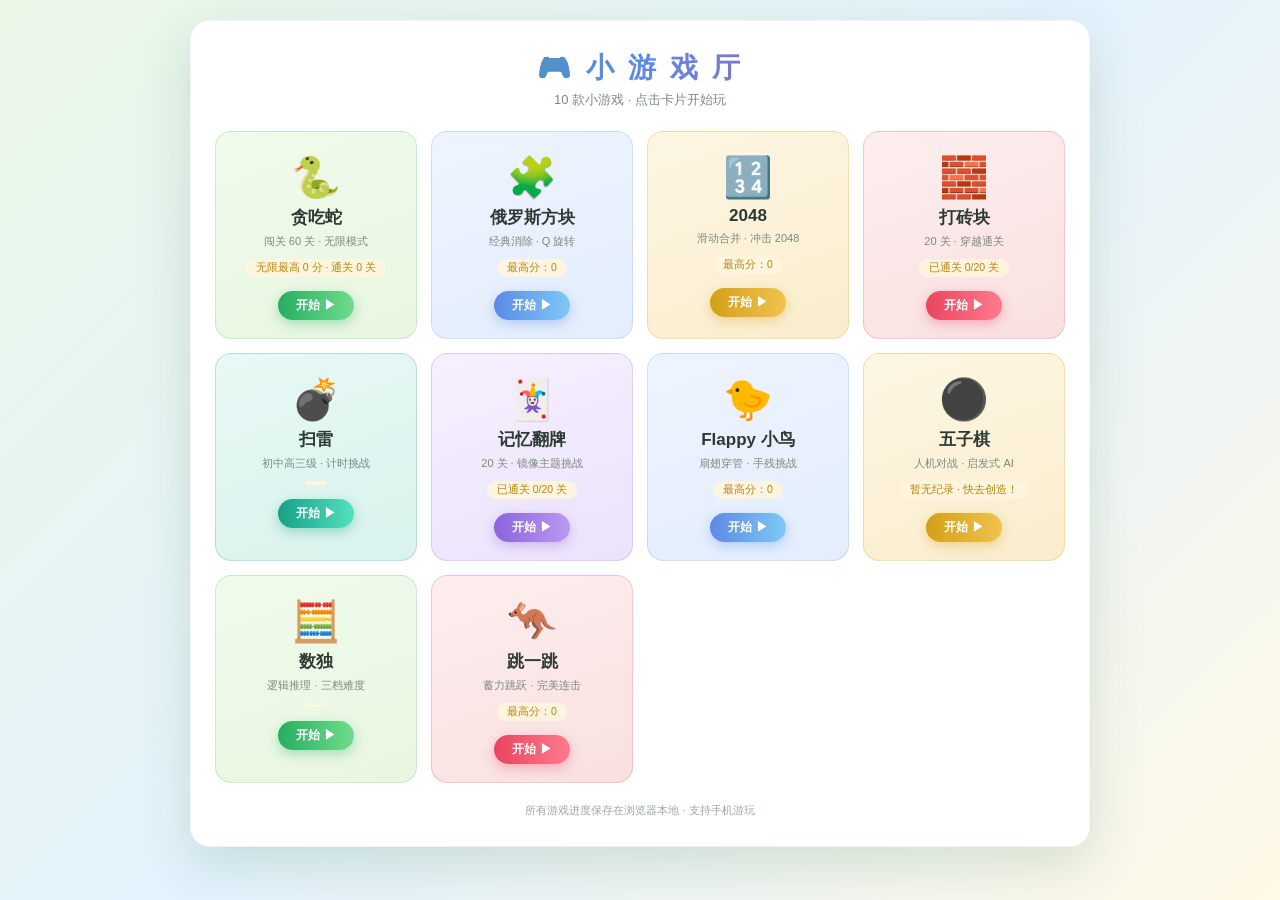
<file: index.html>
<!DOCTYPE html>
<html lang="zh-CN">
<head>
<meta charset="UTF-8">
<meta name="viewport" content="width=device-width, initial-scale=1.0">
<title>小游戏厅</title>
<link rel="stylesheet" href="style.css?v=5">
</head>
<body>
<div class="app">
  <div class="card">
    <h1>🎮 小 游 戏 厅</h1>
    <div class="sub">10 款小游戏 · 点击卡片开始玩</div>

    <div class="games">
      <a class="game-card g-green" href="snake/index.html">
        <div class="ico">🐍</div><div class="nm">贪吃蛇</div>
        <div class="ds">闯关 60 关 · 无限模式</div>
        <div class="stat" id="snakeStat">加载中…</div>
        <div class="play">开始 ▶</div>
      </a>
      <a class="game-card g-blue" href="tetris/index.html">
        <div class="ico">🧩</div><div class="nm">俄罗斯方块</div>
        <div class="ds">经典消除 · Q 旋转</div>
        <div class="stat" id="tetrisStat">加载中…</div>
        <div class="play">开始 ▶</div>
      </a>
      <a class="game-card g-gold" href="game2048/index.html">
        <div class="ico">🔢</div><div class="nm">2048</div>
        <div class="ds">滑动合并 · 冲击 2048</div>
        <div class="stat" id="g2048Stat">加载中…</div>
        <div class="play">开始 ▶</div>
      </a>
      <a class="game-card g-red" href="breakout/index.html">
        <div class="ico">🧱</div><div class="nm">打砖块</div>
        <div class="ds">20 关 · 穿越通关</div>
        <div class="stat" id="breakoutStat">加载中…</div>
        <div class="play">开始 ▶</div>
      </a>
      <a class="game-card g-teal" href="minesweeper/index.html">
        <div class="ico">💣</div><div class="nm">扫雷</div>
        <div class="ds">初中高三级 · 计时挑战</div>
        <div class="stat" id="minesStat">加载中…</div>
        <div class="play">开始 ▶</div>
      </a>
      <a class="game-card g-purple" href="memory/index.html">
        <div class="ico">🃏</div><div class="nm">记忆翻牌</div>
        <div class="ds">20 关 · 镜像主题挑战</div>
        <div class="stat" id="memoryStat">加载中…</div>
        <div class="play">开始 ▶</div>
      </a>
      <a class="game-card g-blue" href="flappy/index.html">
        <div class="ico">🐤</div><div class="nm">Flappy 小鸟</div>
        <div class="ds">扇翅穿管 · 手残挑战</div>
        <div class="stat" id="flappyStat">加载中…</div>
        <div class="play">开始 ▶</div>
      </a>
      <a class="game-card g-gold" href="gomoku/index.html">
        <div class="ico">⚫</div><div class="nm">五子棋</div>
        <div class="ds">人机对战 · 启发式 AI</div>
        <div class="stat" id="gomokuStat">加载中…</div>
        <div class="play">开始 ▶</div>
      </a>
      <a class="game-card g-green" href="sudoku/index.html">
        <div class="ico">🧮</div><div class="nm">数独</div>
        <div class="ds">逻辑推理 · 三档难度</div>
        <div class="stat" id="sudokuStat">加载中…</div>
        <div class="play">开始 ▶</div>
      </a>
      <a class="game-card g-red" href="jump/index.html">
        <div class="ico">🦘</div><div class="nm">跳一跳</div>
        <div class="ds">蓄力跳跃 · 完美连击</div>
        <div class="stat" id="jumpStat">加载中…</div>
        <div class="play">开始 ▶</div>
      </a>
    </div>

    <div class="foot">所有游戏进度保存在浏览器本地 · 支持手机游玩</div>
  </div>
</div>
<script src="script.js?v=3"></script>
</body>
</html>
</file>
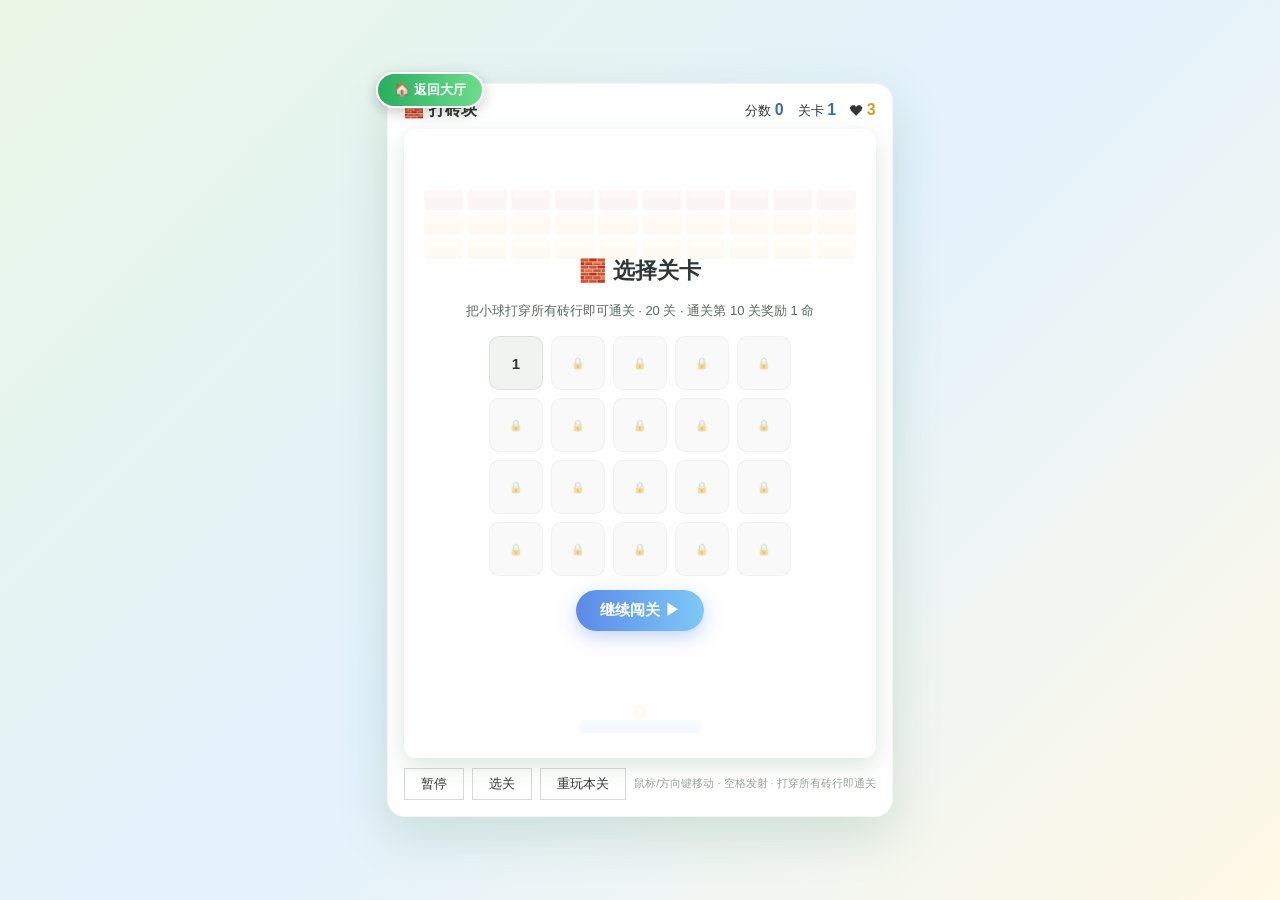
<file: breakout/index.html>
<!DOCTYPE html>
<html lang="zh-CN">
<head>
<meta charset="UTF-8">
<meta name="viewport" content="width=device-width, initial-scale=1.0">
<title>打砖块 · 20 关</title>
<link rel="stylesheet" href="style.css?v=4">
<link rel="stylesheet" href="../home-btn.css?v=4">
</head>
<body>
<div class="app">
  <div class="card">
  <a class="back-home" href="../index.html?v=4">🏠 返回大厅</a>
    <div class="topbar">
      <div class="title">🧱 打砖块</div>
      <div class="scores">
        <span>分数 <b id="score">0</b></span>
        <span>关卡 <b id="level">1</b></span>
        <span class="gold">❤ <b id="lives">3</b></span>
      </div>
    </div>
    <div class="canvas-wrap">
      <canvas id="board" width="420" height="560"></canvas>
      <div class="toast" id="toast"></div>
      <div class="overlay" id="overlay"></div>
    </div>
    <div class="hint">
      <button class="btn-sec" id="pauseBtn">暂停</button>
      <button class="btn-sec" id="selectBtn">选关</button>
      <button class="btn-sec" id="restartBtn">重玩本关</button>
      <span>鼠标/方向键移动 · 空格发射 · 打穿所有砖行即通关</span>
    </div>
  </div>
</div>
<script src="game.js?v=4"></script>
</body>
</html>
</file>
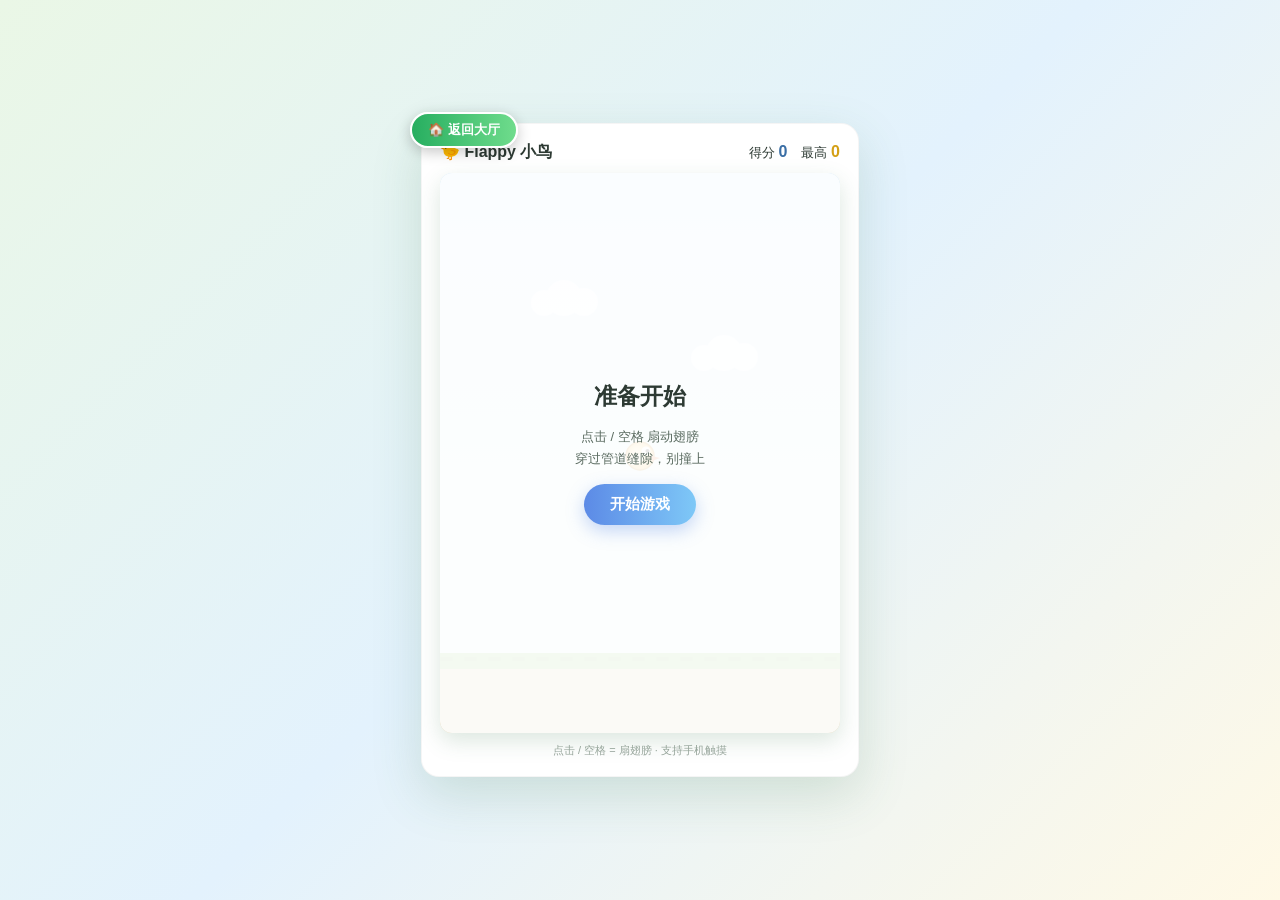
<file: flappy/index.html>
<!DOCTYPE html>
<html lang="zh-CN">
<head>
<meta charset="UTF-8">
<meta name="viewport" content="width=device-width, initial-scale=1.0">
<title>Flappy 小鸟</title>
<link rel="stylesheet" href="style.css?v=3">
<link rel="stylesheet" href="../home-btn.css?v=3">
</head>
<body>
<div class="app">
  <div class="card">
  <a class="back-home" href="../index.html?v=3">🏠 返回大厅</a>
    <div class="topbar">
      <div class="title">🐤 Flappy 小鸟</div>
      <div class="scores">
        <span>得分 <b id="score">0</b></span>
        <span class="gold">最高 <b id="best">0</b></span>
      </div>
    </div>
    <div class="canvas-wrap">
      <canvas id="board" width="400" height="560"></canvas>
      <div class="overlay" id="overlay">
        <h2 id="ovTitle">准备开始</h2>
        <p id="ovText">点击 / 空格 扇动翅膀<br>穿过管道缝隙，别撞上</p>
        <button id="startBtn">开始游戏</button>
      </div>
    </div>
    <div class="hint">点击 / 空格 = 扇翅膀 · 支持手机触摸</div>
  </div>
</div>
<script src="game.js?v=3"></script>
</body>
</html>
</file>
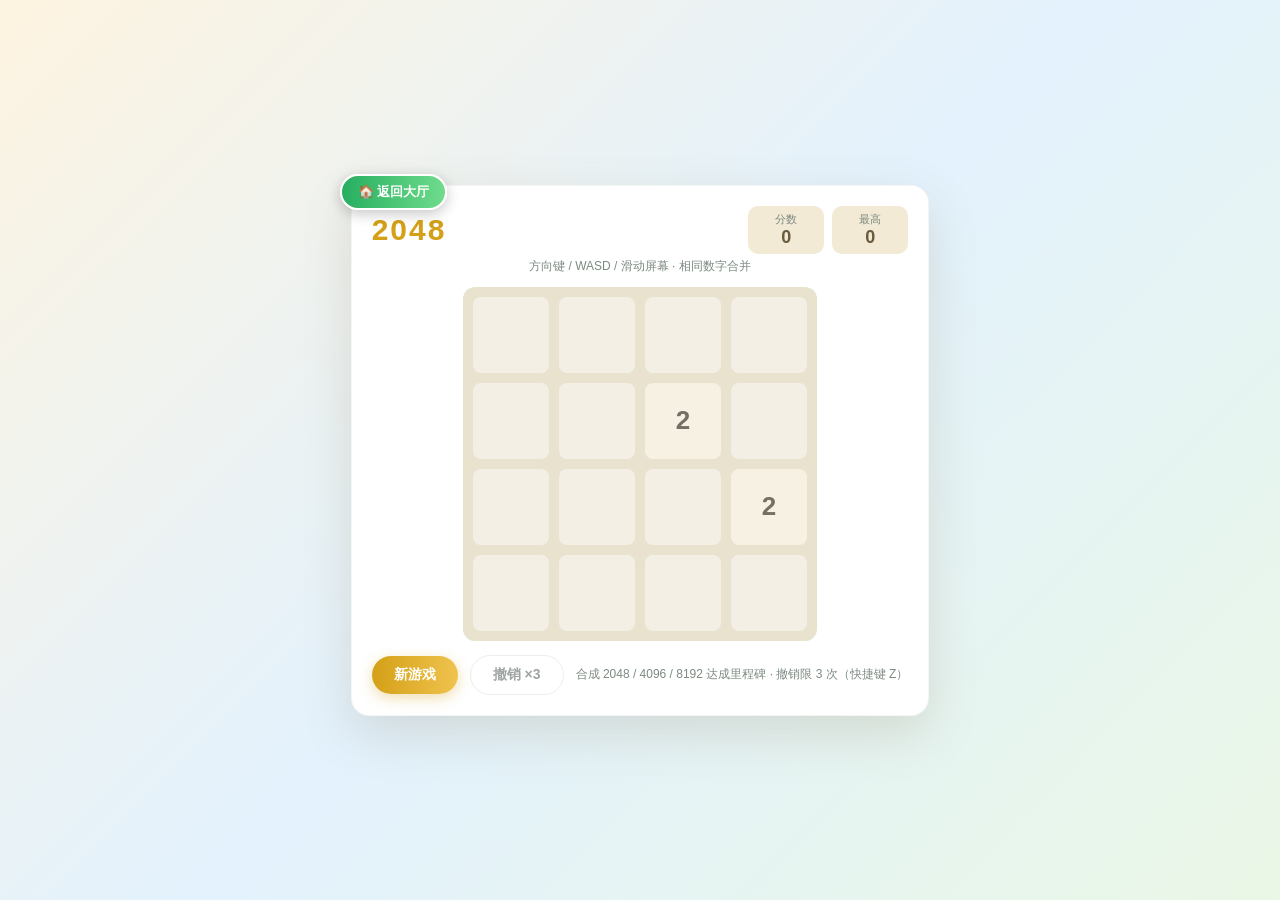
<file: game2048/index.html>
<!DOCTYPE html>
<html lang="zh-CN">
<head>
<meta charset="UTF-8">
<meta name="viewport" content="width=device-width, initial-scale=1.0">
<title>2048</title>
<link rel="stylesheet" href="style.css?v=3">
<link rel="stylesheet" href="../home-btn.css?v=3">
</head>
<body>
<div class="app">
  <div class="card">
  <a class="back-home" href="../index.html?v=3">🏠 返回大厅</a>
    <div class="top">
      <h1>2048</h1>
      <div class="scores">
        <div class="score-box"><div class="label">分数</div><div class="val" id="score">0</div></div>
        <div class="score-box"><div class="label">最高</div><div class="val" id="best">0</div></div>
      </div>
    </div>
    <div class="sub">方向键 / WASD / 滑动屏幕 · 相同数字合并</div>

    <div class="board-wrap">
      <div class="board" id="board"></div>
      <div class="overlay hidden" id="overlay">
        <h2 id="ovTitle"></h2>
        <p id="ovText"></p>
        <div class="pin" id="ovBtns"></div>
      </div>
    </div>

    <div class="hint">
      <button id="newBtn">新游戏</button>
      <button class="btn-sec" id="undoBtn">撤销 ×<span id="undoLeft">3</span></button>
      <span>合成 2048 / 4096 / 8192 达成里程碑 · 撤销限 3 次（快捷键 Z）</span>
    </div>
  </div>
</div>
<script src="game.js?v=3"></script>
</body>
</html>
</file>
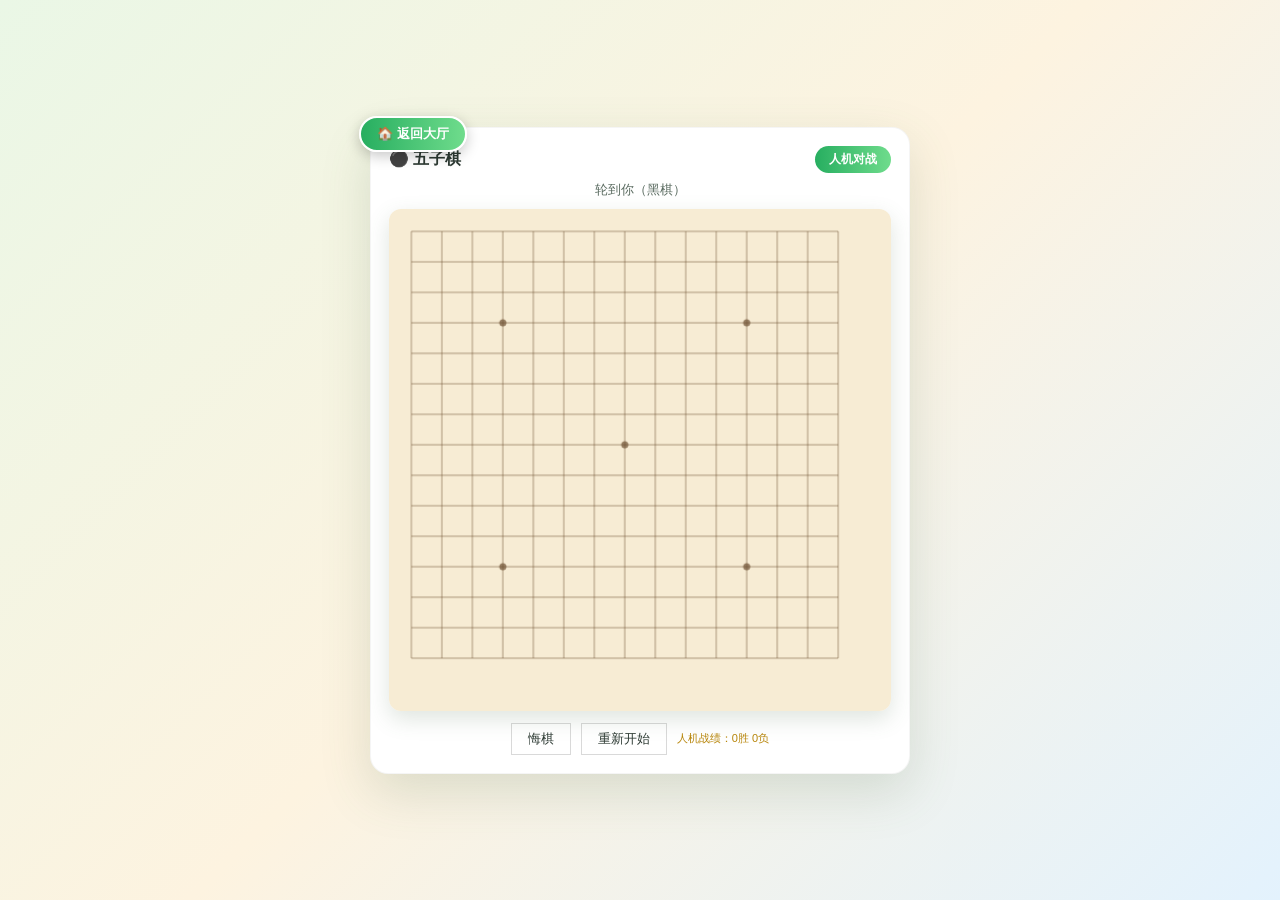
<file: gomoku/index.html>
<!DOCTYPE html>
<html lang="zh-CN">
<head>
<meta charset="UTF-8">
<meta name="viewport" content="width=device-width, initial-scale=1.0">
<title>五子棋</title>
<link rel="stylesheet" href="style.css?v=3">
<link rel="stylesheet" href="../home-btn.css?v=3">
</head>
<body>
<div class="app">
  <div class="card">
  <a class="back-home" href="../index.html?v=3">🏠 返回大厅</a>
    <div class="topbar">
      <div class="title">⚫ 五子棋</div>
      <div class="modes">
        <button class="mode-btn on" data-m="pve">人机对战</button>
      </div>
    </div>
    <div class="status" id="status">你执黑先行 · 点击棋盘落子</div>
    <div class="canvas-wrap">
      <canvas id="board" width="494" height="494"></canvas>
      <div class="overlay hidden" id="overlay">
        <h2 id="ovTitle"></h2>
        <p id="ovText"></p>
        <div class="pin" id="ovBtns"></div>
      </div>
    </div>
    <div class="hint">
      <button class="btn-sec" id="undoBtn">悔棋</button>
      <button class="btn-sec" id="restartBtn">重新开始</button>
      <span id="record">人机战绩：0胜 0负</span>
    </div>
  </div>
</div>
<script src="game.js?v=3"></script>
</body>
</html>
</file>
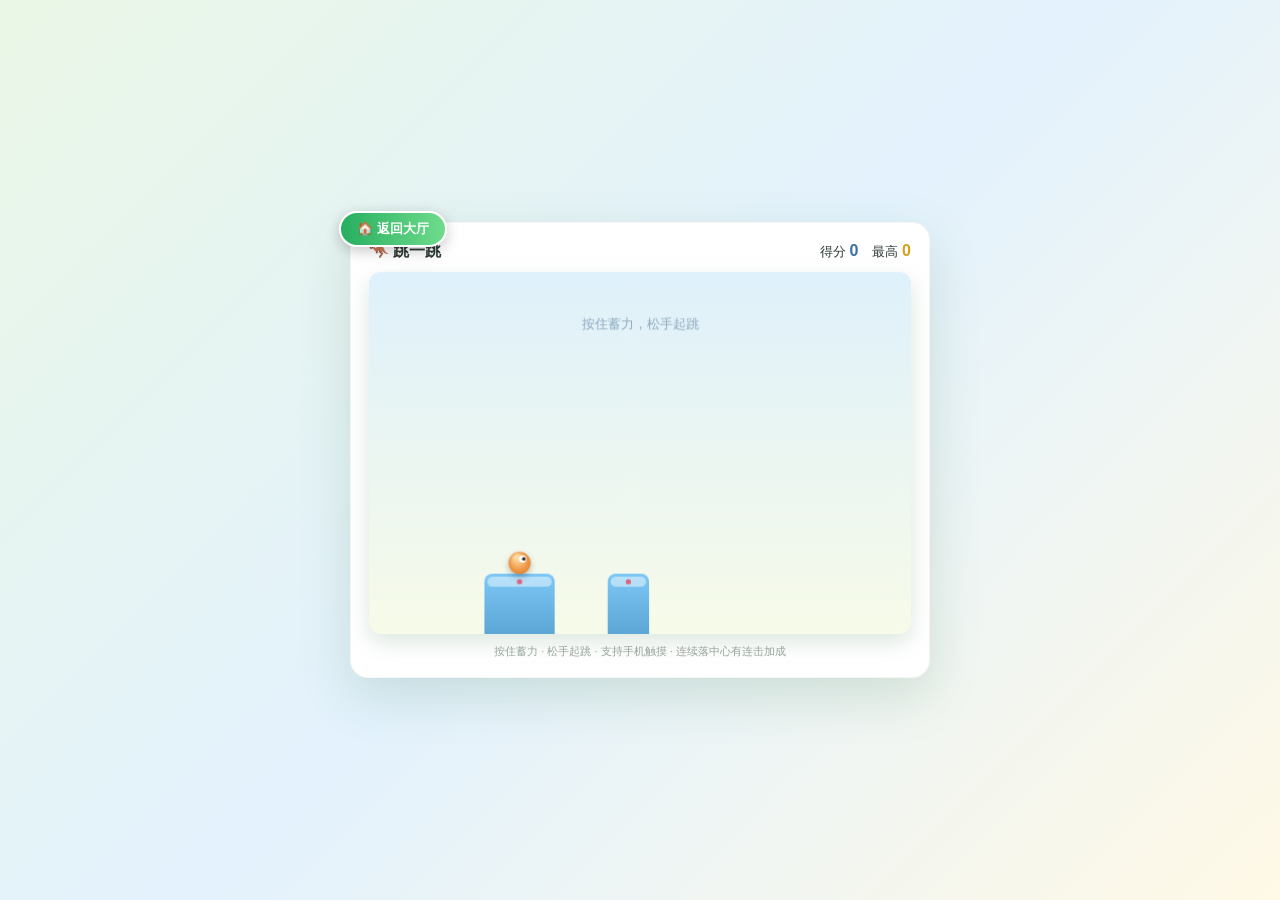
<file: jump/index.html>
<!DOCTYPE html>
<html lang="zh-CN">
<head>
<meta charset="UTF-8">
<meta name="viewport" content="width=device-width, initial-scale=1.0">
<title>跳一跳</title>
<link rel="stylesheet" href="style.css?v=3">
<link rel="stylesheet" href="../home-btn.css?v=3">
</head>
<body>
<div class="app">
  <div class="card">
  <a class="back-home" href="../index.html?v=3">🏠 返回大厅</a>
    <div class="topbar">
      <div class="title">🦘 跳一跳</div>
      <div class="scores">
        <span>得分 <b id="score">0</b></span>
        <span class="gold">最高 <b id="best">0</b></span>
      </div>
    </div>
    <div class="canvas-wrap">
      <canvas id="board" width="540" height="360"></canvas>
      <div class="overlay" id="overlay">
        <h2 id="ovTitle">准备开始</h2>
        <p id="ovText">按住 鼠标/空格 蓄力，松开起跳<br>落在方块上得分，落在中心 +2，掉下去结束</p>
        <button id="startBtn">开始游戏</button>
      </div>
    </div>
    <div class="hint">按住蓄力 · 松手起跳 · 支持手机触摸 · 连续落中心有连击加成</div>
  </div>
</div>
<script src="game.js?v=3"></script>
</body>
</html>
</file>
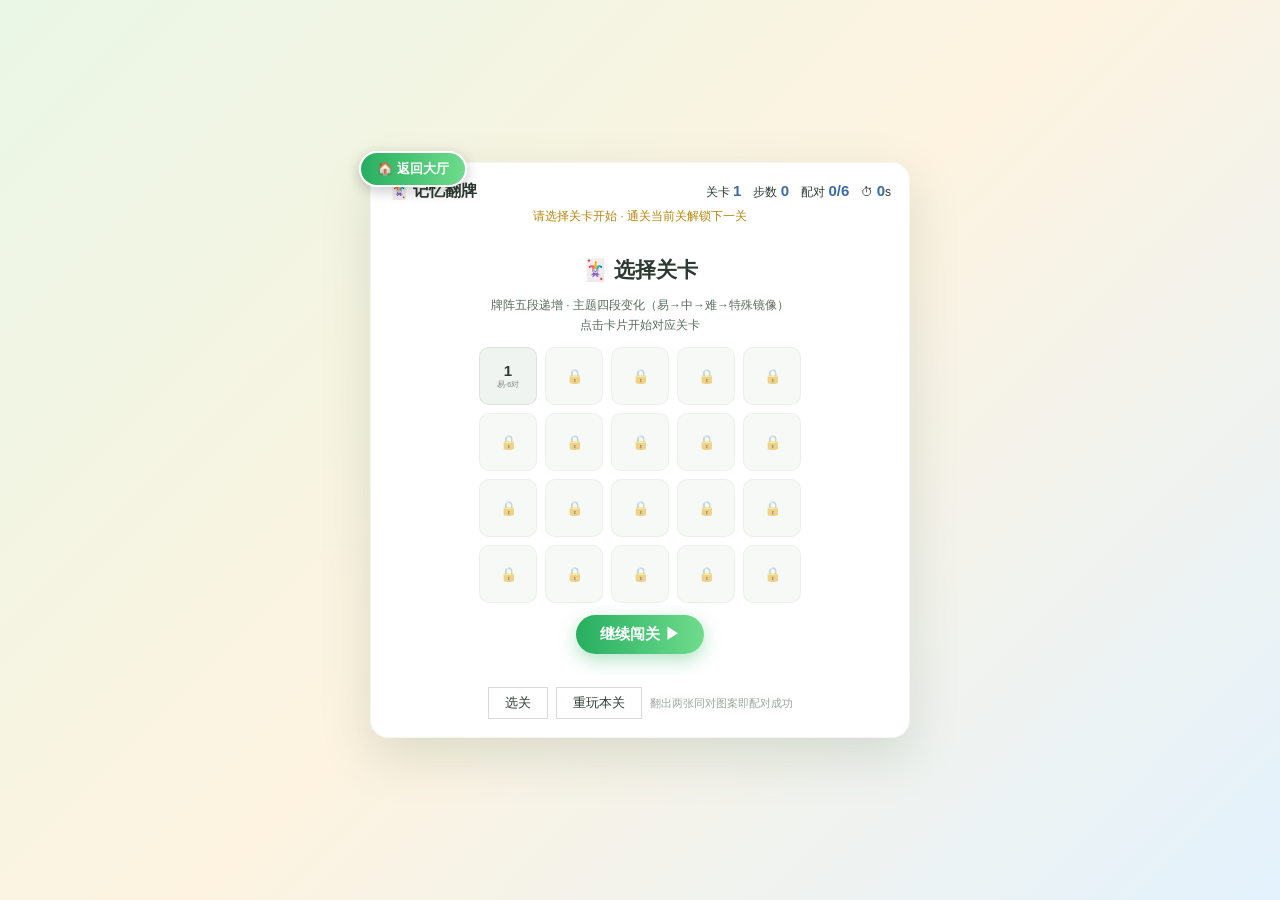
<file: memory/index.html>
<!DOCTYPE html>
<html lang="zh-CN">
<head>
<meta charset="UTF-8">
<meta name="viewport" content="width=device-width, initial-scale=1.0">
<title>记忆翻牌 · 20 关</title>
<link rel="stylesheet" href="style.css?v=4">
<link rel="stylesheet" href="../home-btn.css">
</head>
<body>
<div class="app">
  <div class="card">
  <a class="back-home" href="../index.html?v=4">🏠 返回大厅</a>
    <div class="topbar">
      <div class="title">🃏 记忆翻牌</div>
      <div class="stats">
        <span>关卡 <b id="level">1</b></span>
        <span>步数 <b id="moves">0</b></span>
        <span>配对 <b id="pairs">0/6</b></span>
        <span>⏱ <b id="timer">0</b>s</span>
      </div>
    </div>
    <div class="tierinfo" id="tierInfo"></div>
    <div class="board-wrap">
      <div class="board" id="board"></div>
      <div class="overlay" id="overlay"></div>
    </div>
    <div class="hint">
      <button class="btn-sec" id="selectBtn">选关</button>
      <button class="btn-sec" id="restartBtn">重玩本关</button>
      <span>翻出两张同对图案即配对成功</span>
    </div>
  </div>
</div>
<script src="game.js?v=4"></script>
</body>
</html>
</file>
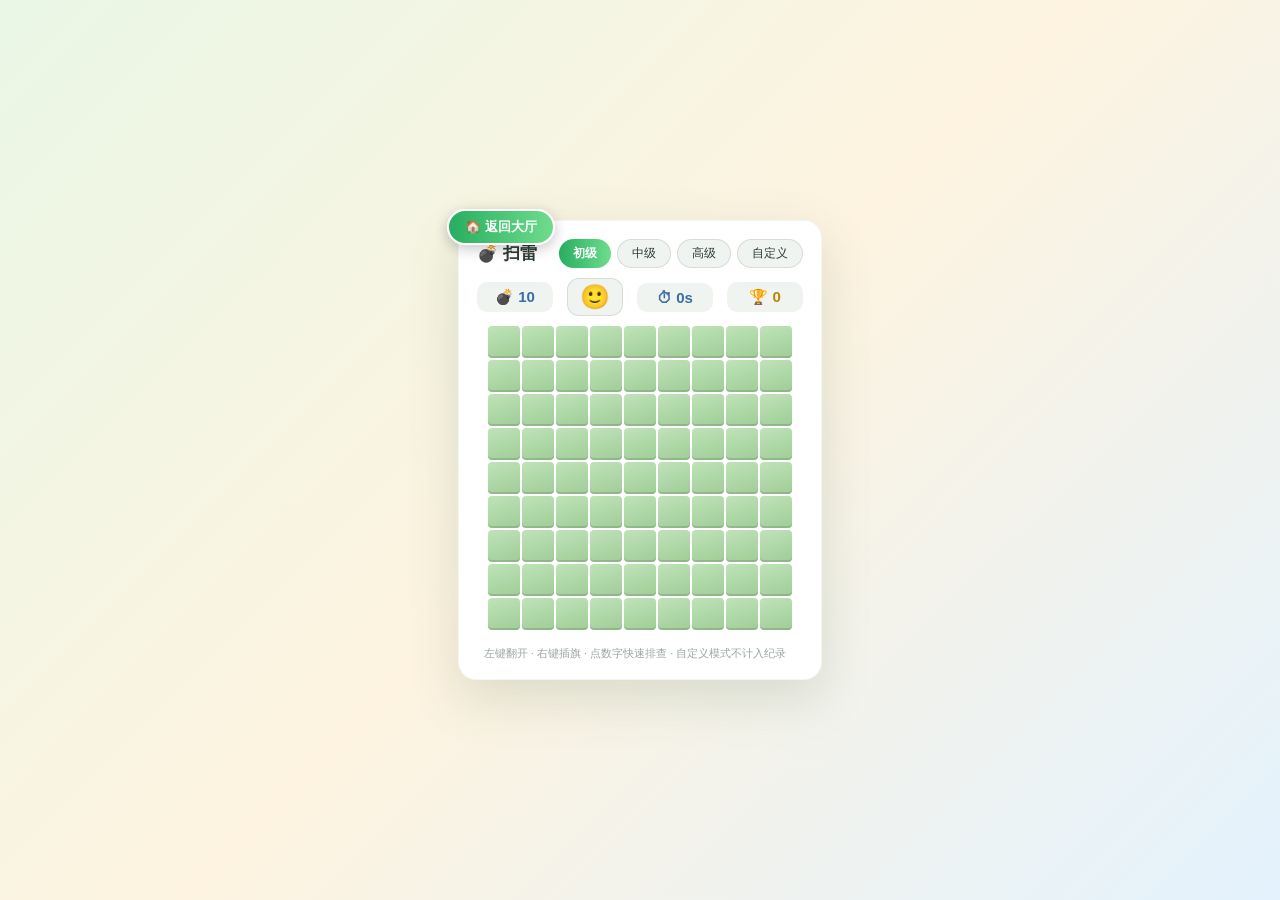
<file: minesweeper/index.html>
<!DOCTYPE html>
<html lang="zh-CN">
<head>
<meta charset="UTF-8">
<meta name="viewport" content="width=device-width, initial-scale=1.0">
<title>扫雷</title>
<link rel="stylesheet" href="style.css?v=3">
<link rel="stylesheet" href="../home-btn.css?v=3">
</head>
<body>
<div class="app">
  <div class="card">
  <a class="back-home" href="../index.html?v=3">🏠 返回大厅</a>
    <div class="topbar">
      <div class="title">💣 扫雷</div>
      <div class="diff">
        <button class="diff-btn on" data-d="easy">初级</button>
        <button class="diff-btn" data-d="medium">中级</button>
        <button class="diff-btn" data-d="hard">高级</button>
        <button class="diff-btn" data-d="custom">自定义</button>
      </div>
    </div>

    <div class="custom-panel hidden" id="customPanel">
      行 <input type="number" id="cRows" min="5" max="24" value="12">
      列 <input type="number" id="cCols" min="5" max="40" value="16">
      雷 <input type="number" id="cMines" min="1" value="30">
      <button class="primary sm" id="customApply">开始</button>
      <span class="tip">行 5-24 · 列 5-40 · 雷数 ≤ 格子数 35%</span>
    </div>

    <div class="hud">
      <div class="hud-box">💣 <b id="mineLeft">10</b></div>
      <button id="faceBtn">🙂</button>
      <div class="hud-box">⏱ <b id="timer">0</b>s</div>
      <div class="hud-box gold">🏆 <b id="score">0</b></div>
    </div>

    <div class="board-scroll">
      <div class="board" id="board"></div>
    </div>

    <div class="overlay hidden" id="overlay">
      <h2 id="ovTitle"></h2>
      <p id="ovText"></p>
      <div class="pin" id="ovBtns"></div>
    </div>

    <div class="hint">
      <span>左键翻开 · 右键插旗 · 点数字快速排查 · 自定义模式不计入纪录</span>
      <span id="bestInfo"></span>
    </div>
  </div>
</div>
<script src="game.js?v=3"></script>
</body>
</html>
</file>
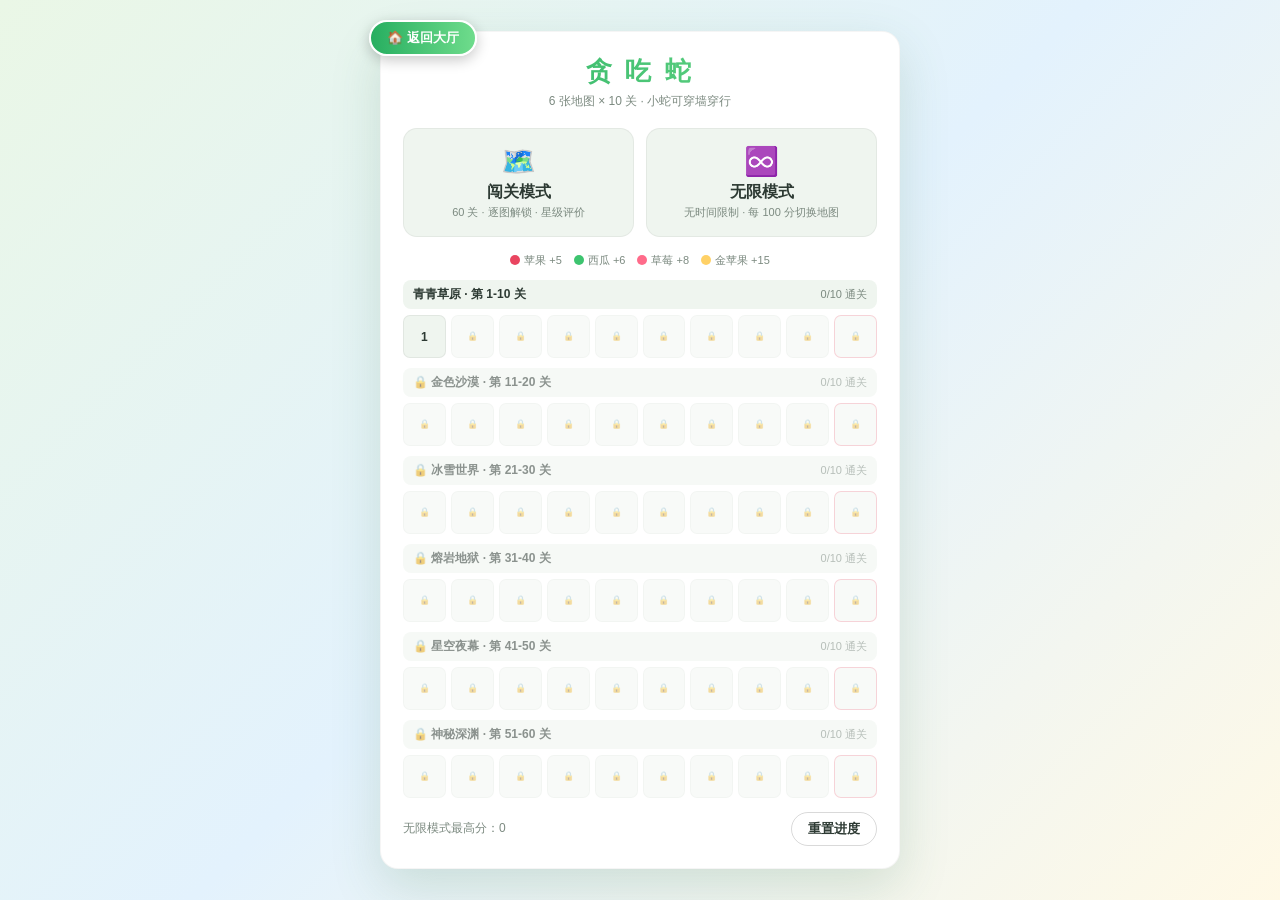
<file: snake/index.html>
<!DOCTYPE html>
<html lang="zh-CN">
<head>
<meta charset="UTF-8">
<meta name="viewport" content="width=device-width, initial-scale=1.0">
<title>贪吃蛇 · 双模式</title>
<link rel="stylesheet" href="style.css?v=3">
<link rel="stylesheet" href="../home-btn.css?v=3">
</head>
<body>
<div class="app">
  <!-- 主页 -->
  <div class="card" id="home">
    <a class="back-home" href="../index.html?v=3">🏠 返回大厅</a>
    <h1>贪 吃 蛇</h1>
    <div class="sub">6 张地图 × 10 关 · 小蛇可穿墙穿行</div>

    <div class="modes">
      <div class="mode" id="modeLevel">
        <div class="ico">🗺️</div>
        <div class="nm">闯关模式</div>
        <div class="ds">60 关 · 逐图解锁 · 星级评价</div>
      </div>
      <div class="mode" id="modeEndless">
        <div class="ico">♾️</div>
        <div class="nm">无限模式</div>
        <div class="ds">无时间限制 · 每 100 分切换地图</div>
      </div>
    </div>

    <div class="legend">
      <span><i style="background:#e94560"></i>苹果 +5</span>
      <span><i style="background:#3dc46f"></i>西瓜 +6</span>
      <span><i style="background:#ff6b8a"></i>草莓 +8</span>
      <span><i style="background:#ffd166"></i>金苹果 +15</span>
    </div>

    <div id="mapList"></div>
    <div class="foot">
      <span id="endlessBest">无限模式最高分：0</span>
      <button class="btn-sec" id="resetProgress">重置进度</button>
    </div>
  </div>

  <!-- 游戏页 -->
  <div class="card hidden" id="game">
    <a class="back-home" href="../index.html?v=3">🏠 返回大厅</a>
    <div class="topbar">
      <div class="lvtitle" id="lvTitle"></div>
      <div class="stats">
        <span>得分 <b id="score">0</b></span>
        <span id="targetBox">目标 <b id="target">0</b></span>
        <span id="timeBox" class="hidden">时间 <b id="time">60</b></span>
      </div>
    </div>
    <div class="mapinfo hidden" id="mapInfo"></div>
    <div class="canvas-wrap">
      <canvas id="board" width="400" height="400"></canvas>
      <div class="toast" id="toast"></div>
      <div class="overlay hidden" id="overlay">
        <h2 id="ovTitle"></h2>
        <p id="ovText"></p>
        <div class="pin" id="ovBtns"></div>
      </div>
    </div>
    <div class="dpad">
      <div class="empty"></div><button data-dir="up">▲</button><div class="empty"></div>
      <button data-dir="left">◀</button><div class="empty"></div><button data-dir="right">▶</button>
      <div class="empty"></div><button data-dir="down">▼</button><div class="empty"></div>
    </div>
    <div class="hint">
      <button class="btn-sec" id="pauseBtn" style="padding:6px 16px;font-size:13px;">暂停</button>
      <button class="btn-sec" id="quitBtn" style="padding:6px 16px;font-size:13px;">返回主页</button>
      &nbsp; 空格/P 暂停 · 方向键/WASD 控制 · 时间奖励=剩余秒×1
    </div>
  </div>
</div>
<script src="game.js?v=3"></script>
</body>
</html>
</file>
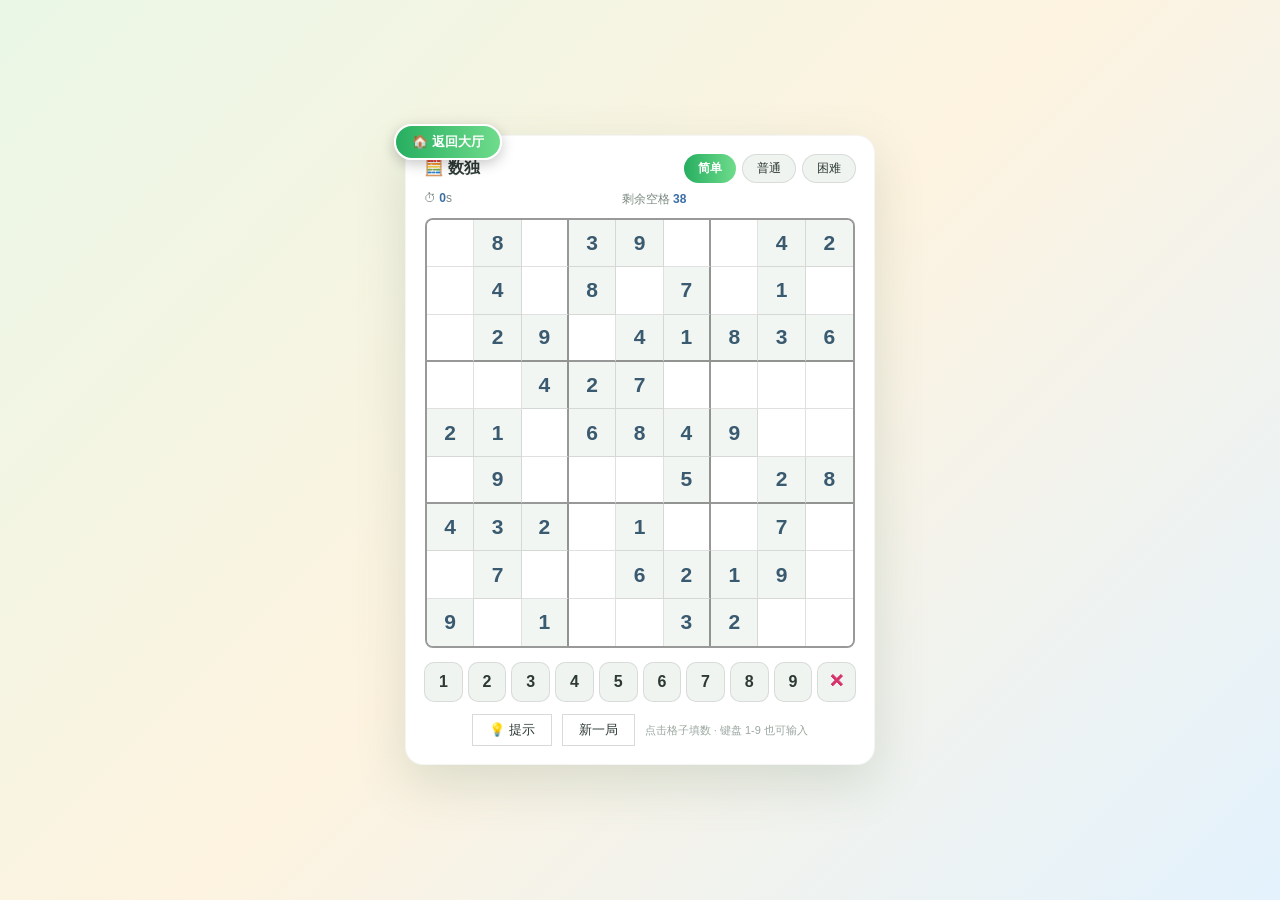
<file: sudoku/index.html>
<!DOCTYPE html>
<html lang="zh-CN">
<head>
<meta charset="UTF-8">
<meta name="viewport" content="width=device-width, initial-scale=1.0">
<title>数独</title>
<link rel="stylesheet" href="style.css?v=4">
<link rel="stylesheet" href="../home-btn.css?v=4">
</head>
<body>
<div class="app">
  <div class="card">
  <a class="back-home" href="../index.html?v=4">🏠 返回大厅</a>
    <div class="topbar">
      <div class="title">🧮 数独</div>
      <div class="diff">
        <button class="diff-btn on" data-d="easy">简单</button>
        <button class="diff-btn" data-d="normal">普通</button>
        <button class="diff-btn" data-d="hard">困难</button>
      </div>
    </div>
    <div class="hud">
      <span>⏱ <b id="timer">0</b>s</span>
      <span>剩余空格 <b id="remain">0</b></span>
      <span id="bestInfo"></span>
    </div>
    <div class="sudoku" id="sudoku"></div>
    <div class="pad">
      <button class="num-btn" data-n="1">1</button>
      <button class="num-btn" data-n="2">2</button>
      <button class="num-btn" data-n="3">3</button>
      <button class="num-btn" data-n="4">4</button>
      <button class="num-btn" data-n="5">5</button>
      <button class="num-btn" data-n="6">6</button>
      <button class="num-btn" data-n="7">7</button>
      <button class="num-btn" data-n="8">8</button>
      <button class="num-btn" data-n="9">9</button>
      <button class="num-btn clear" data-n="0">✕</button>
    </div>
    <div class="hint">
      <button class="btn-sec" id="hintBtn">💡 提示</button>
      <button class="btn-sec" id="newBtn">新一局</button>
      <span>点击格子填数 · 键盘 1-9 也可输入</span>
    </div>
    <div class="overlay hidden" id="overlay">
      <h2 id="ovTitle"></h2>
      <p id="ovText"></p>
      <div class="pin" id="ovBtns"></div>
    </div>
  </div>
</div>
<script src="game.js?v=4"></script>
</body>
</html>
</file>
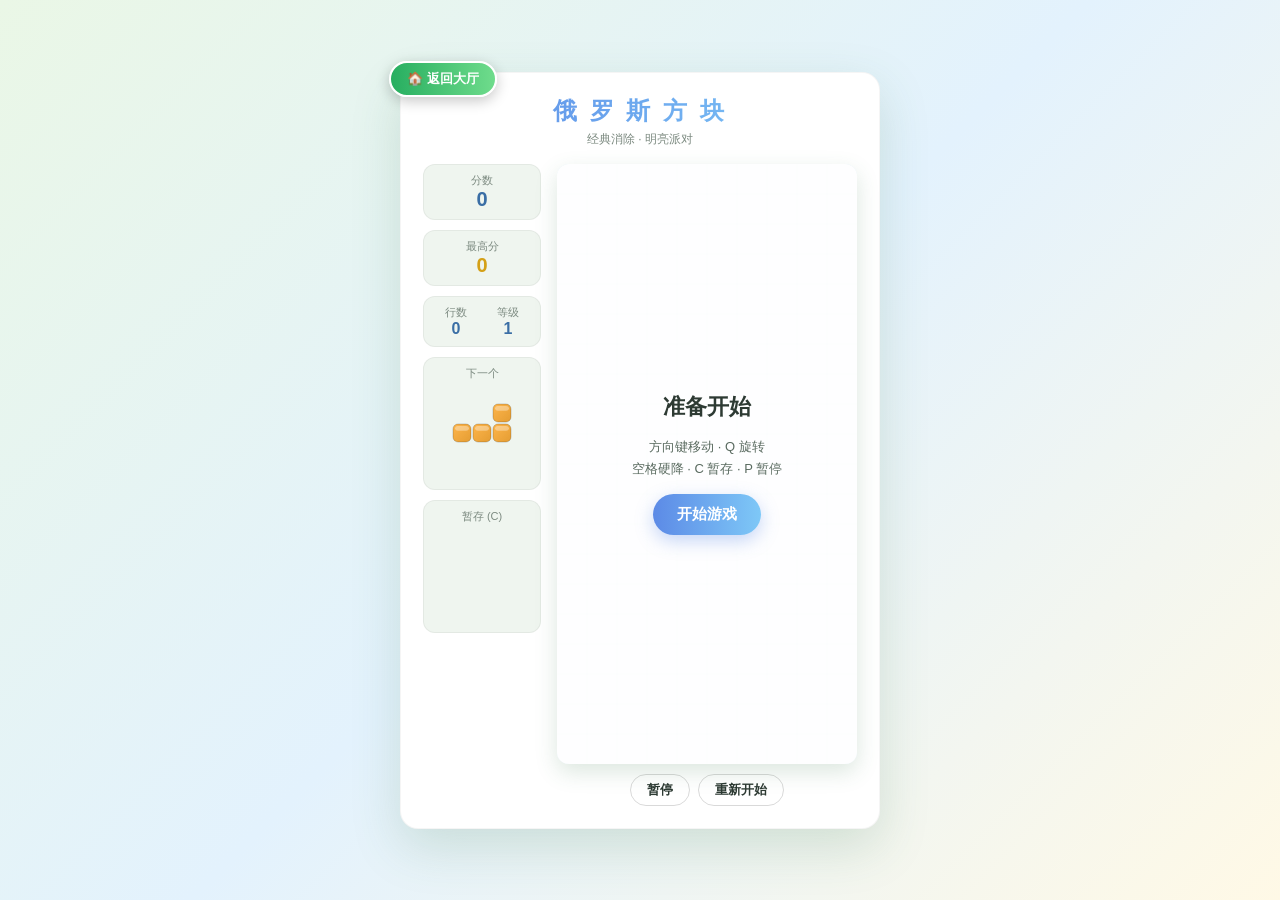
<file: tetris/index.html>
<!DOCTYPE html>
<html lang="zh-CN">
<head>
<meta charset="UTF-8">
<meta name="viewport" content="width=device-width, initial-scale=1.0">
<title>俄罗斯方块</title>
<link rel="stylesheet" href="style.css?v=3">
<link rel="stylesheet" href="../home-btn.css?v=3">
</head>
<body>
<div class="app">
  <div class="card">
  <a class="back-home" href="../index.html?v=3">🏠 返回大厅</a>
    <h1>俄 罗 斯 方 块</h1>
    <div class="sub">经典消除 · 明亮派对</div>

    <div class="layout">
      <!-- 左侧信息栏 -->
      <div class="side">
        <div class="panel">
          <div class="label">分数</div>
          <div class="val" id="score">0</div>
        </div>
        <div class="panel">
          <div class="label">最高分</div>
          <div class="val gold" id="high">0</div>
        </div>
        <div class="panel row2">
          <div>
            <div class="label">行数</div>
            <div class="val sm" id="lines">0</div>
          </div>
          <div>
            <div class="label">等级</div>
            <div class="val sm" id="level">1</div>
          </div>
        </div>
        <div class="panel">
          <div class="label">下一个</div>
          <canvas id="next" width="96" height="96"></canvas>
        </div>
        <div class="panel">
          <div class="label">暂存 (C)</div>
          <canvas id="hold" width="96" height="96"></canvas>
        </div>
      </div>

      <!-- 游戏区 -->
      <div class="stage">
        <div class="canvas-wrap">
          <canvas id="board" width="300" height="600"></canvas>
          <div class="toast" id="toast"></div>
          <div class="overlay" id="overlay">
            <h2 id="ovTitle">准备开始</h2>
            <p id="ovText">方向键移动 · Q 旋转<br>空格硬降 · C 暂存 · P 暂停</p>
            <button id="startBtn">开始游戏</button>
          </div>
        </div>
        <div class="hint">
          <button class="btn-sec" id="pauseBtn">暂停</button>
          <button class="btn-sec" id="restartBtn">重新开始</button>
        </div>
        <!-- 手机按键 -->
        <div class="touch-row">
          <button class="tb" data-act="left">◀</button>
          <button class="tb" data-act="rotate">⟳</button>
          <button class="tb" data-act="right">▶</button>
        </div>
        <div class="touch-row">
          <button class="tb" data-act="down">▼</button>
          <button class="tb wide" data-act="drop">硬降 ⤓</button>
        </div>
      </div>
    </div>
  </div>
</div>
<script src="game.js?v=3"></script>
</body>
</html>
</file>
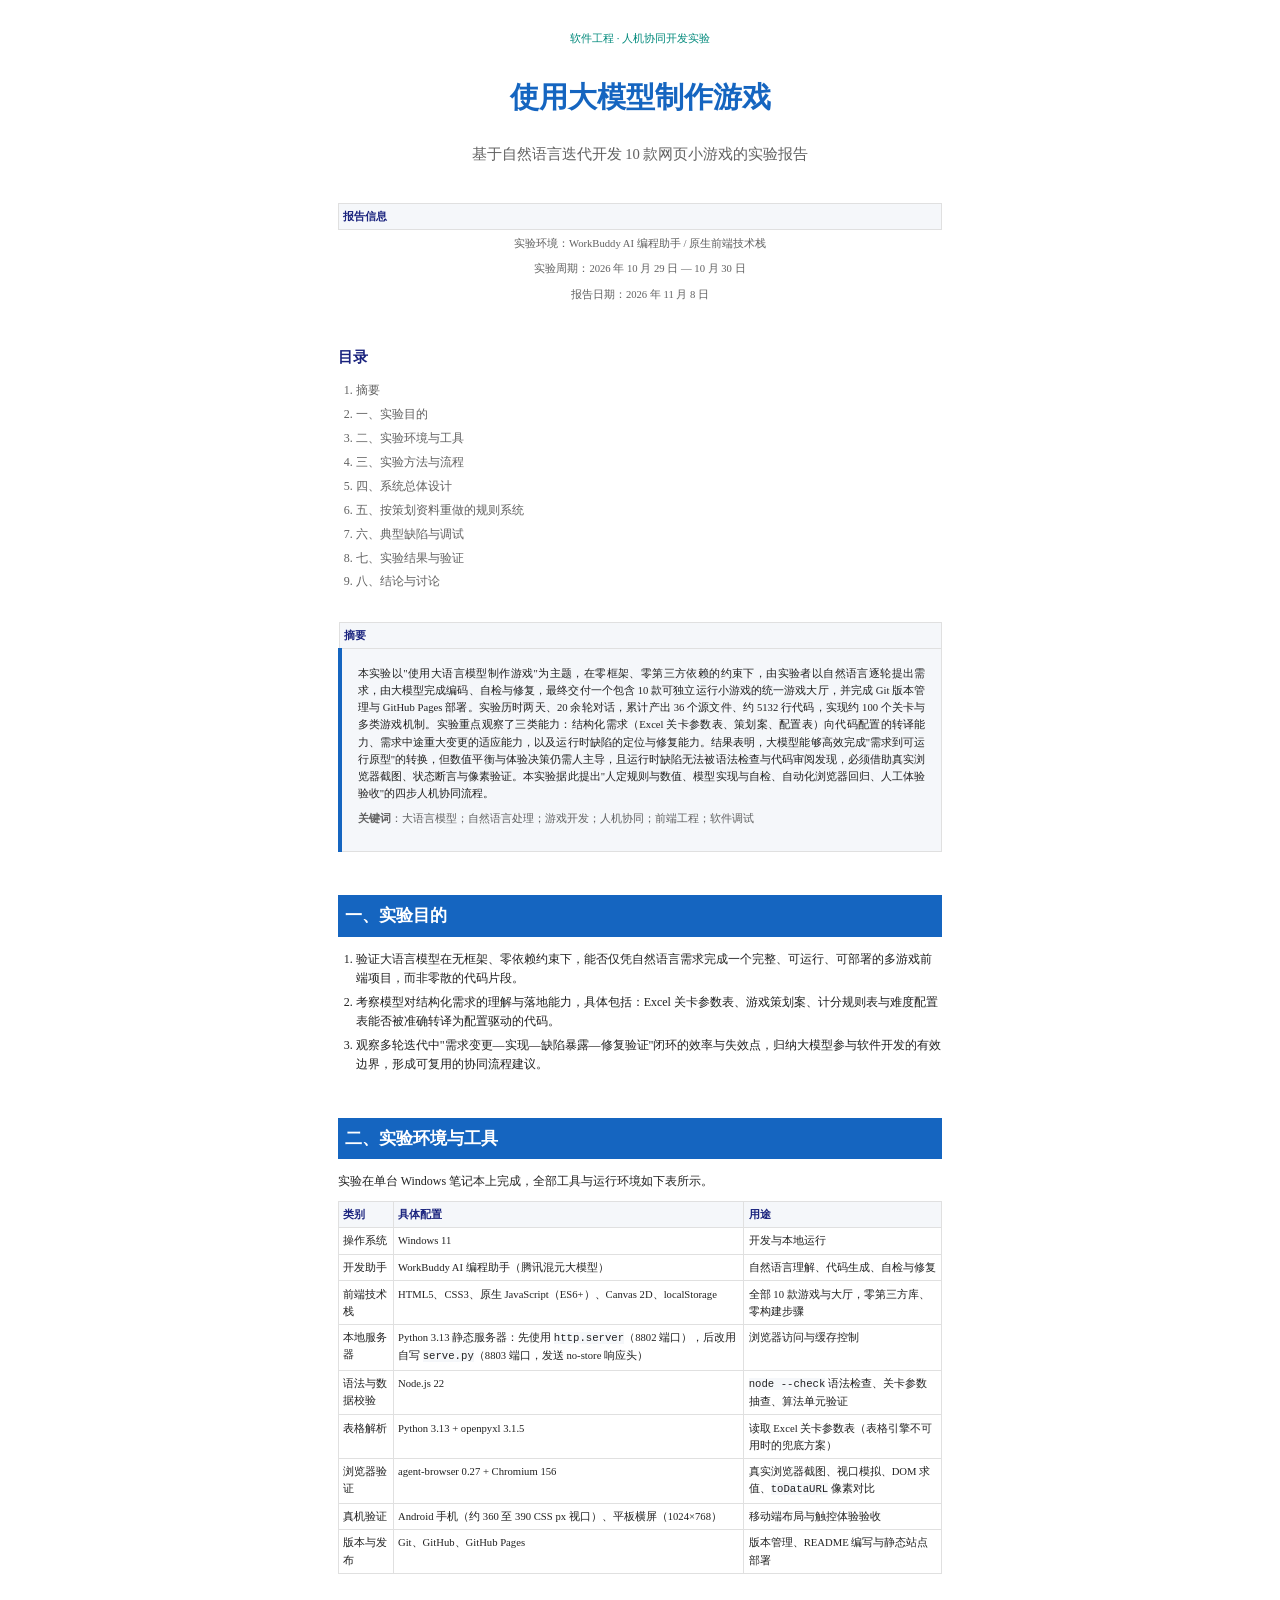
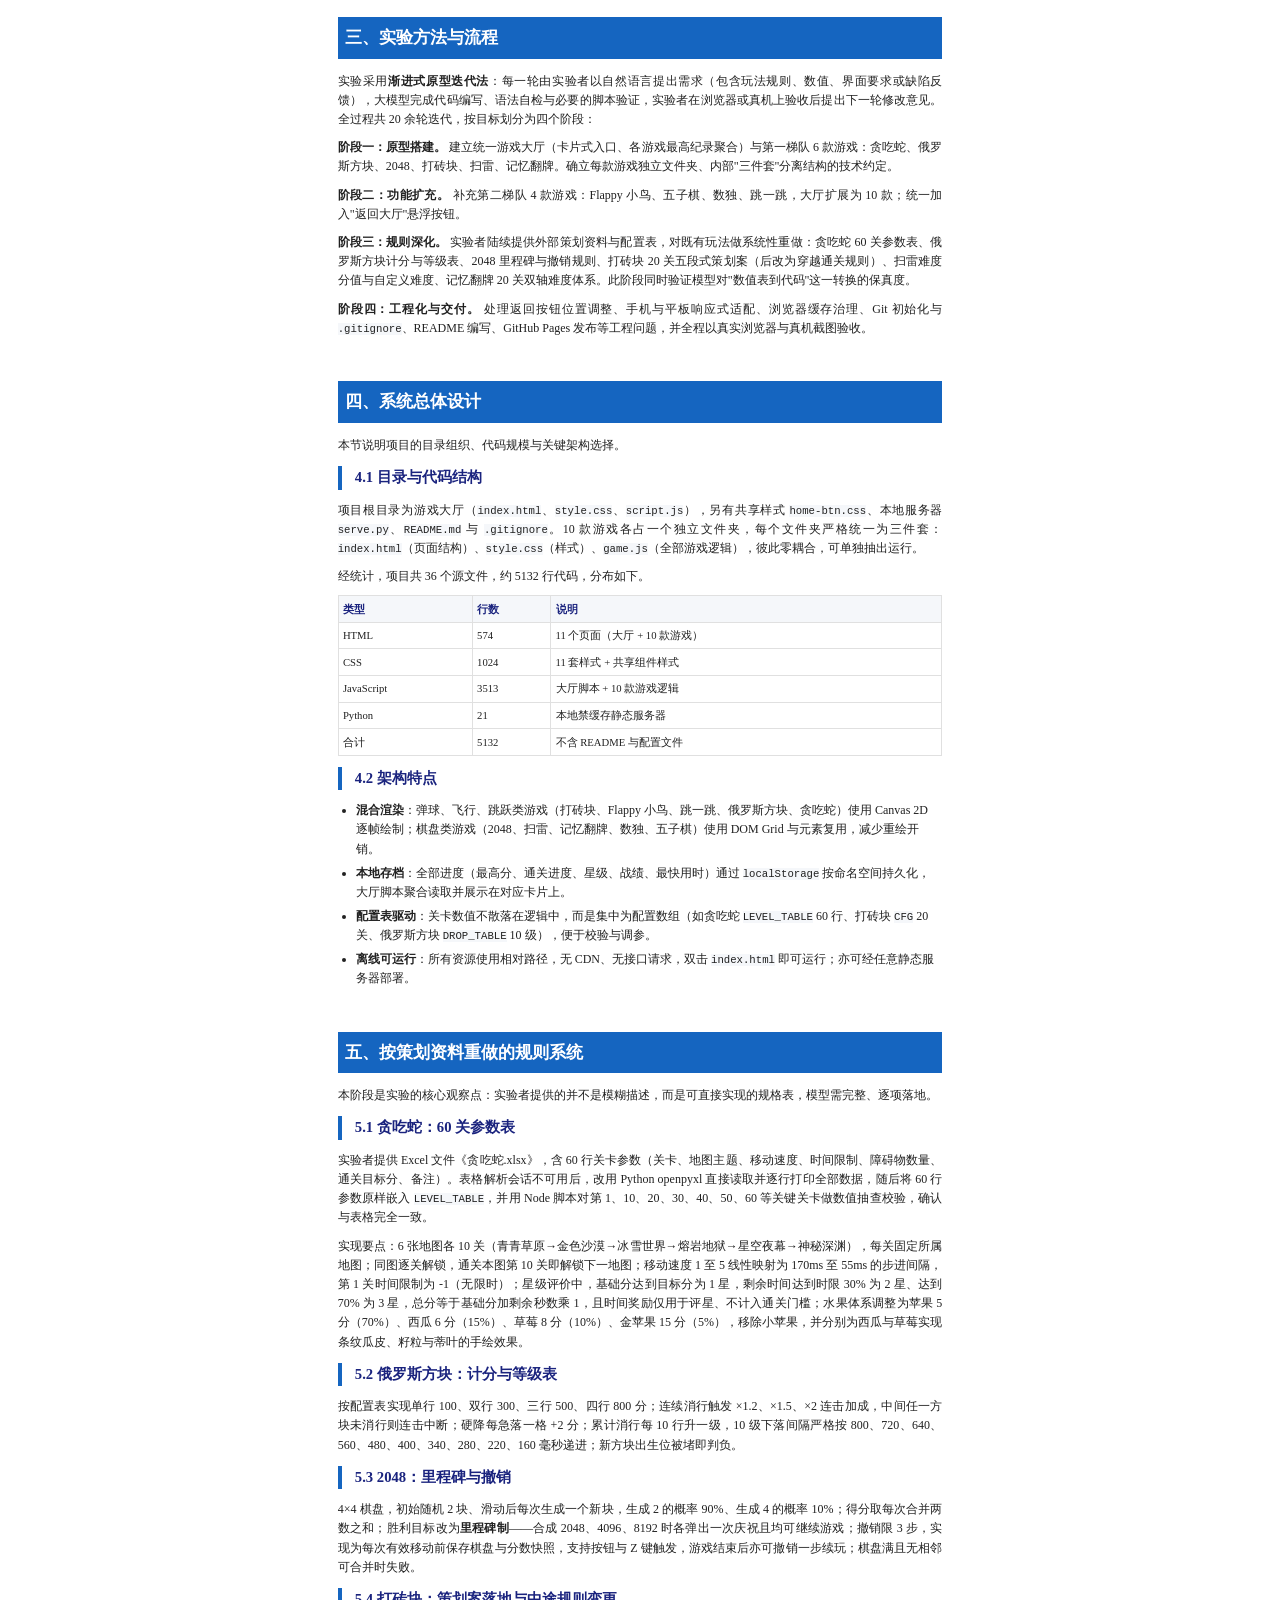
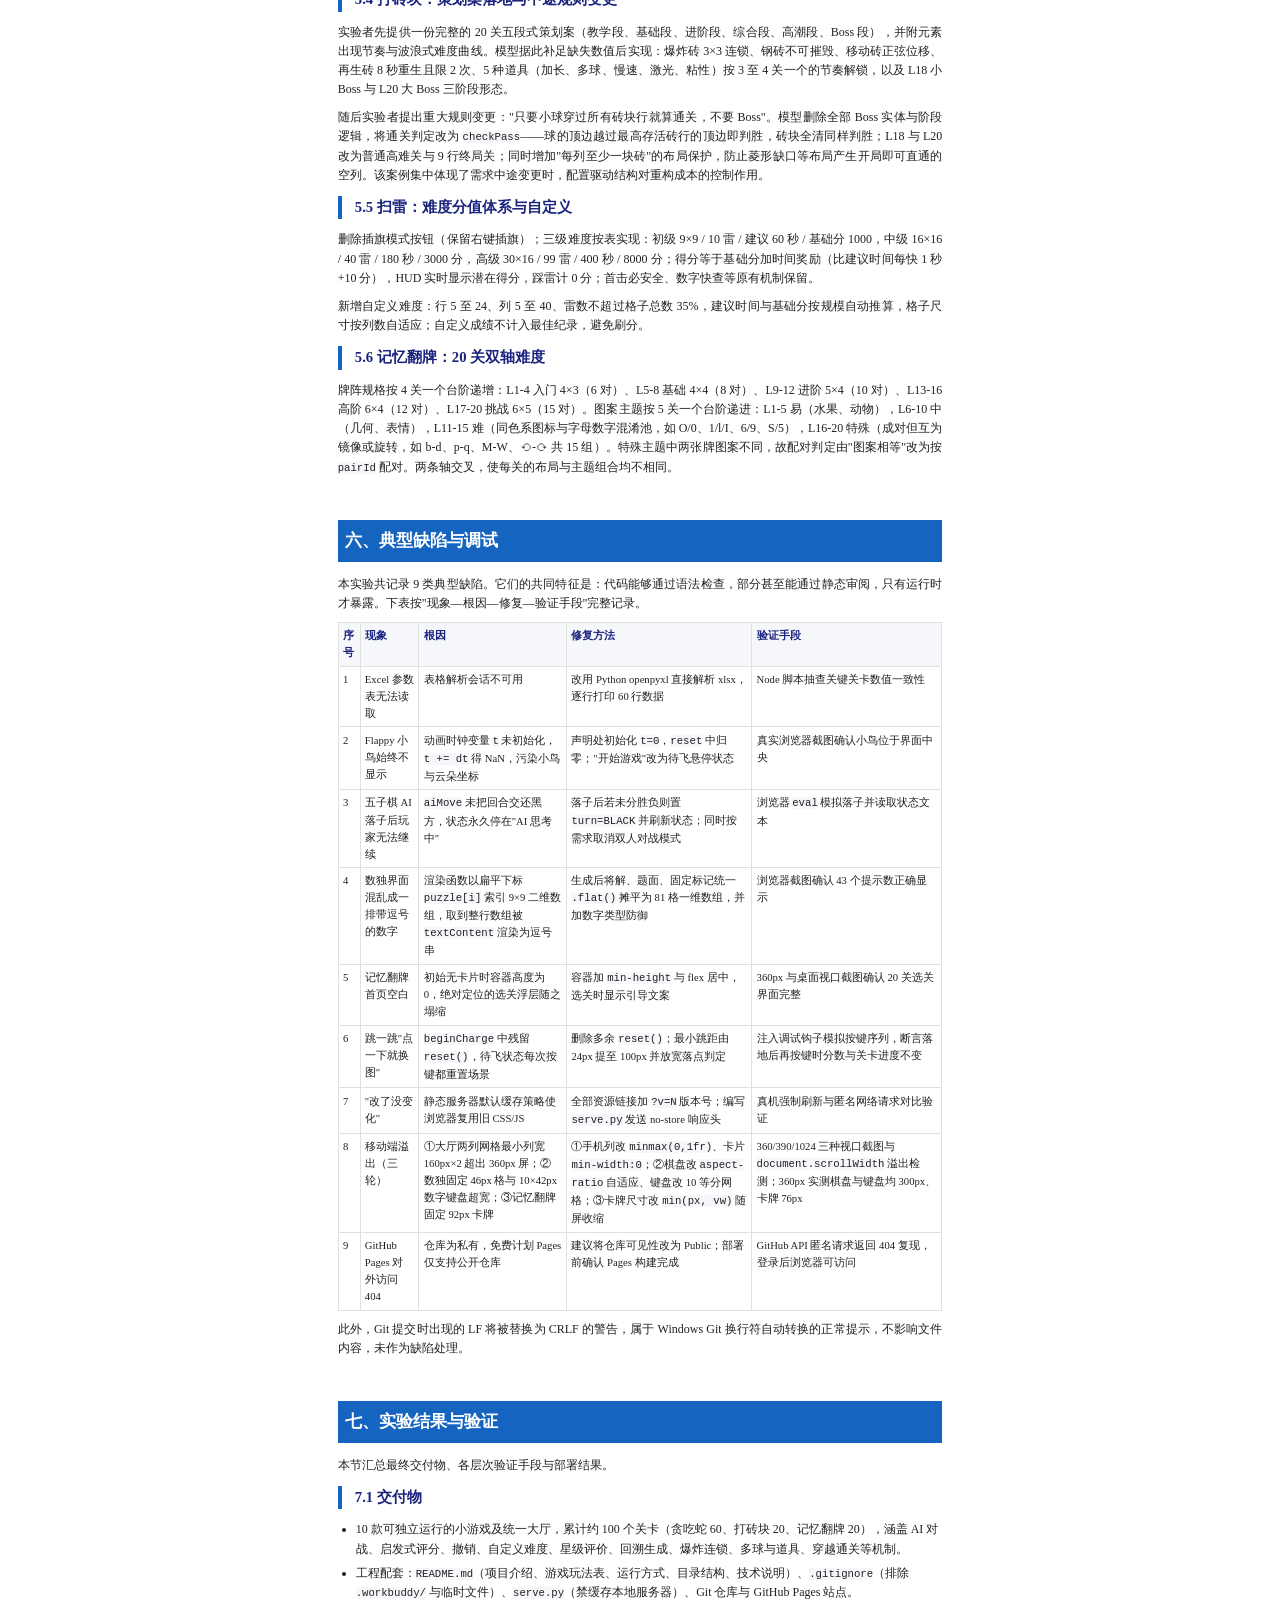
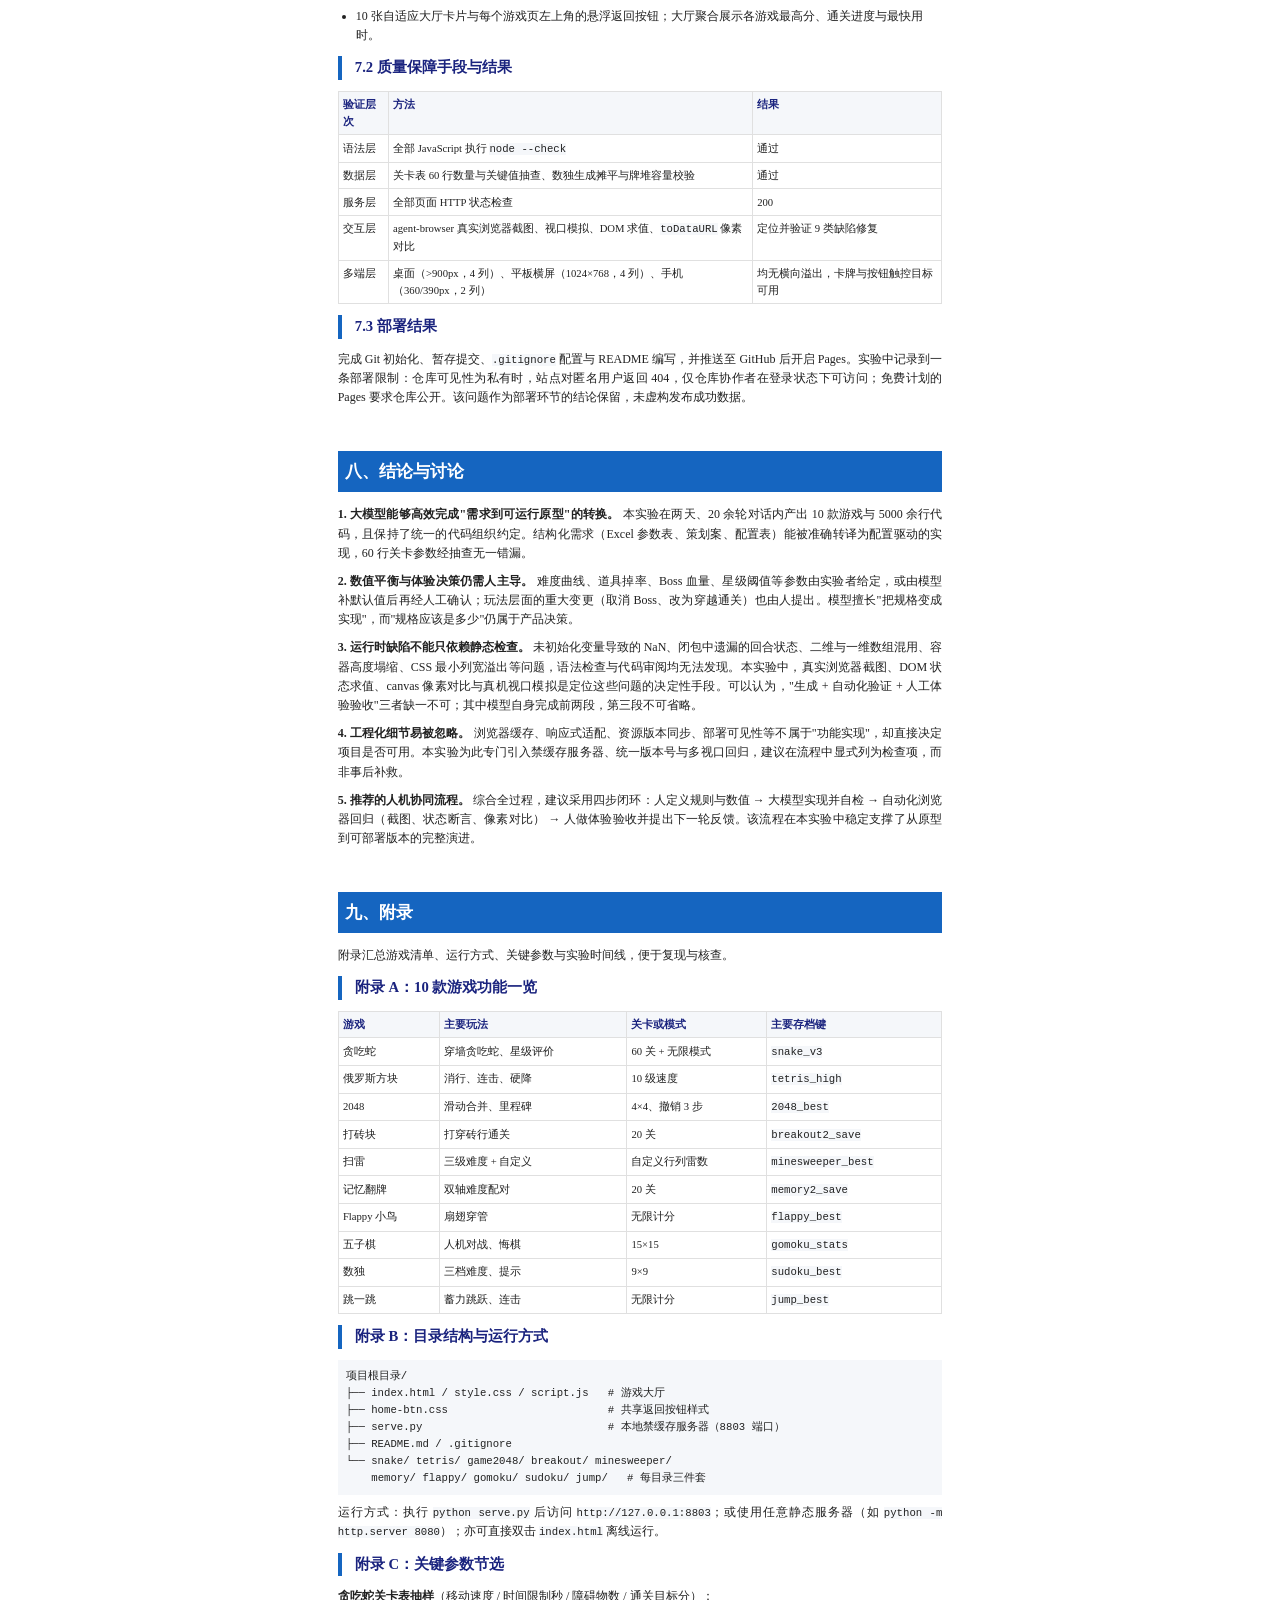
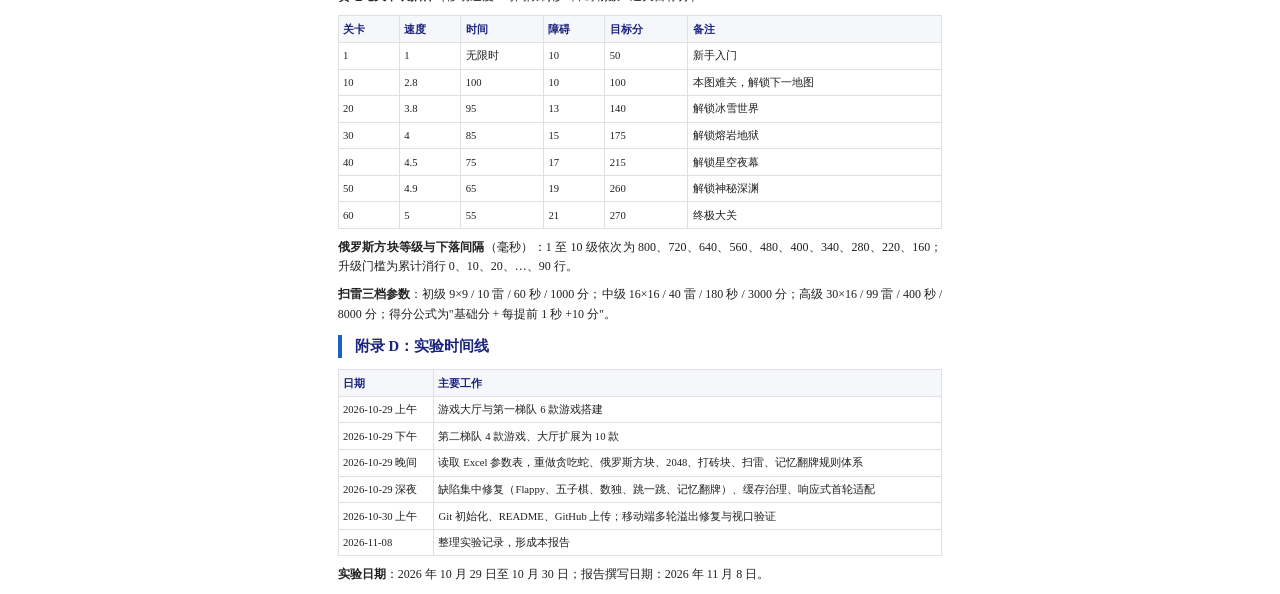
<file: output/game-report-20261108/stage2/formatted-game-experiment-report.html>
<!DOCTYPE html>
<html lang="zh-CN">
<head>
  <meta charset="UTF-8">
  <meta name="docx-page-size" content="A4">
  <title>使用大模型制作游戏实验报告</title>
  <style>
  @page { @bottom-center { content: counter(page); } }
  @page cover { @bottom-center { content: none; } }
  :root {
    --typography-fontFamily-heading: 微软雅黑, Microsoft YaHei, PingFang SC;
    --typography-fontFamily-body: 微软雅黑, Microsoft YaHei, PingFang SC;
    --typography-fontFamily-bodyLatin: Calibri, Helvetica Neue, sans-serif;
    --typography-fontFamily-data: DIN Next, Arial, sans-serif;
    --typography-fontFamily-code: Consolas, Source Code Pro, monospace;
    --typography-fontSize-title: 28pt;
    --typography-fontSize-subtitle: 18pt;
    --typography-fontSize-h1: 20pt;
    --typography-fontSize-coverTitle: 22pt;
    --typography-fontSize-coverCategory: 14pt;
    --typography-fontSize-sectionHeader: 13pt;
    --typography-fontSize-h2: 11pt;
    --typography-fontSize-h3: 10pt;
    --typography-fontSize-body: 9pt;
    --typography-fontSize-small: 8pt;
    --typography-fontSize-tiny: 7pt;
    --typography-fontSize-caption: 9pt;
    --typography-fontSize-dataLabel: 10pt;
    --typography-lineHeight-title: 1.3;
    --typography-lineHeight-body: 1.6;
    --typography-lineHeight-compact: 1.2;
    --typography-fontWeight-heading: 600;
    --typography-fontWeight-body: 400;
    --typography-fontWeight-emphasis: 500;
    --color-primary: #1565C0;
    --color-secondary: #0288D1;
    --color-accent: #00897B;
    --color-text: #212121;
    --color-textSecondary: #616161;
    --color-heading: #1A237E;
    --color-divider: #E0E0E0;
    --color-background: #FFFFFF;
    --color-surface: #F5F7FA;
    --color-dataViz-series1: #1565C0;
    --color-dataViz-series2: #00897B;
    --color-dataViz-series3: #F9A825;
    --color-dataViz-series4: #E53935;
    --color-dataViz-series5: #7B1FA2;
    --color-dataViz-series6: #0288D1;
    --spacing-paragraph: 0.75em;
    --spacing-paragraphAfter: 0.75em;
    --spacing-indent: 0em;
    --spacing-sectionGap: 2.5em;
    --spacing-cardPadding: 1.5em;
    --layout-marginTop: 2.5cm;
    --layout-marginBottom: 2.0cm;
    --layout-marginLeft: 2.5cm;
    --layout-marginRight: 2.5cm;
    --layout-pageSize: A4;
    --layout-maxContentWidth: 160mm;
    --fs-cover: var(--typography-fontSize-coverTitle, 22pt);
    --fs-h1: var(--typography-fontSize-h1, 20pt);
    --fs-h2: var(--typography-fontSize-sectionHeader, 13pt);
    --fs-h3: var(--typography-fontSize-h2, 11pt);
    --fs-body: var(--typography-fontSize-body, 9pt);
    --fs-small: var(--typography-fontSize-small, 8pt);
    --ff-heading: var(--typography-fontFamily-heading, sans-serif);
    --ff-body: var(--typography-fontFamily-body, sans-serif);
    --ff-code: var(--typography-fontFamily-code, monospace);
    --lh-body: var(--typography-lineHeight-body, 1.6);
    --fw-heading: var(--typography-fontWeight-heading, 600);
    --color-border: var(--color-divider, #E0E0E0);
    --color-bg: var(--color-background, #FFFFFF);
    --color-panel: var(--color-surface, #F5F7FA);
    --spacing-p: var(--spacing-paragraph, 0.75em);
    --spacing-section: var(--spacing-sectionGap, 2.5em);
    --spacing-card: var(--spacing-cardPadding, 1.5em);
    --margin-page: var(--layout-marginLeft, 2.5cm);
    --page-content-width: var(--layout-maxContentWidth, 160mm);
    --border-thin: 0.5pt;
    --border-thick: var(--decoration-headingBorderWidth, 4px);
    --cell-pad: 0.4em;
    --radius: 4px;
  }
  * { box-sizing: border-box; margin: 0; padding: 0; }
  body { font-family: var(--ff-body); font-size: var(--fs-body); line-height: var(--lh-body);
          color: var(--color-text); background: var(--color-bg);
          max-width: var(--page-content-width); margin-left: auto; margin-right: auto; }
  section[role="cover"] { page: cover; padding-top: var(--spacing-section); padding-bottom: var(--spacing-section); }
  section[role="cover"] h1, section[role="cover"] p, section[role="cover"] table { text-align: center; }
  section[role="cover"] h1 { font-family: var(--ff-heading); font-size: var(--fs-cover);
          color: var(--color-primary); font-weight: var(--fw-heading);
          margin-bottom: var(--spacing-p); text-align: center; }
  .cover-subtitle { font-size: var(--fs-h3); color: var(--color-textSecondary);
          margin-bottom: var(--spacing-section); text-align: center; }
  .cover-eyebrow { font-size: var(--fs-small); color: var(--color-accent);
          margin-bottom: var(--spacing-section); text-align: center; }
  .cover-meta-table { width: 100%; border-collapse: collapse; margin-top: var(--spacing-section); }
  .cover-meta-table td { border: none; text-align: center; font-size: var(--fs-small);
          color: var(--color-textSecondary); padding: var(--cell-pad); }
  .toc-title { font-size: var(--fs-h3); font-weight: var(--fw-heading);
          color: var(--color-heading); margin-bottom: var(--spacing-p); }
  .doc-toc { margin-bottom: var(--spacing-section); }
  .doc-toc ol { margin-left: var(--spacing-card); margin-bottom: var(--spacing-p); }
  .doc-toc li { font-size: var(--fs-body); margin-bottom: var(--cell-pad); color: var(--color-textSecondary); }
  h2 { font-family: var(--ff-heading); font-size: var(--fs-h2); font-weight: var(--fw-heading);
          color: var(--color-bg); background: var(--color-primary);
          padding: var(--cell-pad); margin-top: var(--spacing-section); margin-bottom: var(--spacing-p); }
  h3 { font-family: var(--ff-heading); font-size: var(--fs-h3); font-weight: var(--fw-heading);
          color: var(--color-heading); border-left: var(--border-thick) solid var(--color-primary);
          margin-top: var(--spacing-p); margin-bottom: var(--spacing-p); padding-left: var(--cell-pad); }
  p { margin-bottom: var(--spacing-p); text-align: justify; }
  .keywords { color: var(--color-textSecondary); font-size: var(--fs-small); }
  ol, ul { margin-left: var(--spacing-card); margin-bottom: var(--spacing-p); }
  li { margin-bottom: var(--cell-pad); }
  strong { font-weight: var(--fw-heading); }
  code { font-family: var(--ff-code); font-size: var(--fs-small); background: var(--color-panel); }
  pre { font-family: var(--ff-code); font-size: var(--fs-small); background: var(--color-panel);
          padding: var(--spacing-p); margin-bottom: var(--spacing-p); white-space: pre-wrap; }
  table { width: 100%; border-collapse: collapse; margin-bottom: var(--spacing-p); }
  th, td { border: var(--border-thin) solid var(--color-border); padding: var(--cell-pad);
          font-size: var(--fs-small); text-align: left; vertical-align: top; }
  th { background: var(--color-panel); color: var(--color-heading); font-weight: var(--fw-heading); }
  .abstract-card { margin-bottom: var(--spacing-section); }
  .abstract-card td { background: var(--color-panel);
          border-left: var(--border-thick) solid var(--color-primary);
          padding: var(--spacing-card); }
</style>
</head>
<body>
  <section role="cover">
    <p class="cover-eyebrow">软件工程 · 人机协同开发实验</p>
    <h1>使用大模型制作游戏</h1>
    <p class="cover-subtitle">基于自然语言迭代开发 10 款网页小游戏的实验报告</p>
    <table class="cover-meta-table"><thead><tr><th>报告信息</th></tr></thead><tbody>
      <tr><td>实验环境：WorkBuddy AI 编程助手 / 原生前端技术栈</td></tr>
      <tr><td>实验周期：2026 年 10 月 29 日 — 10 月 30 日</td></tr>
      <tr><td>报告日期：2026 年 11 月 8 日</td></tr>
    </tbody></table>
  </section>

  <section role="body" data-page-restart="1">
    <nav class="doc-toc" aria-label="文档目录">
      <p class="toc-title">目录</p>
      <ol><li>摘要</li><li>一、实验目的</li><li>二、实验环境与工具</li><li>三、实验方法与流程</li><li>四、系统总体设计</li><li>五、按策划资料重做的规则系统</li><li>六、典型缺陷与调试</li><li>七、实验结果与验证</li><li>八、结论与讨论</li></ol>
    </nav>
<div class="executive-summary"><table class="abstract-card executive-summary"><thead><tr><th>摘要</th></tr></thead><tbody><tr><td><p>本实验以"使用大语言模型制作游戏"为主题，在零框架、零第三方依赖的约束下，由实验者以自然语言逐轮提出需求，由大模型完成编码、自检与修复，最终交付一个包含 10 款可独立运行小游戏的统一游戏大厅，并完成 Git 版本管理与 GitHub Pages 部署。实验历时两天、20 余轮对话，累计产出 36 个源文件、约 5132 行代码，实现约 100 个关卡与多类游戏机制。实验重点观察了三类能力：结构化需求（Excel 关卡参数表、策划案、配置表）向代码配置的转译能力、需求中途重大变更的适应能力，以及运行时缺陷的定位与修复能力。结果表明，大模型能够高效完成"需求到可运行原型"的转换，但数值平衡与体验决策仍需人主导，且运行时缺陷无法被语法检查与代码审阅发现，必须借助真实浏览器截图、状态断言与像素验证。本实验据此提出"人定规则与数值、模型实现与自检、自动化浏览器回归、人工体验验收"的四步人机协同流程。</p><p class="keywords"><strong>关键词</strong>：大语言模型；自然语言处理；游戏开发；人机协同；前端工程；软件调试</p></td></tr></tbody></table></div>
<h2>一、实验目的</h2>
<ol><li>验证大语言模型在无框架、零依赖约束下，能否仅凭自然语言需求完成一个完整、可运行、可部署的多游戏前端项目，而非零散的代码片段。</li><li>考察模型对结构化需求的理解与落地能力，具体包括：Excel 关卡参数表、游戏策划案、计分规则表与难度配置表能否被准确转译为配置驱动的代码。</li><li>观察多轮迭代中"需求变更—实现—缺陷暴露—修复验证"闭环的效率与失效点，归纳大模型参与软件开发的有效边界，形成可复用的协同流程建议。</li></ol>
<h2>二、实验环境与工具</h2>
<p>实验在单台 Windows 笔记本上完成，全部工具与运行环境如下表所示。</p>
<table class="data-table"><thead><tr><th>类别</th><th>具体配置</th><th>用途</th></tr></thead><tbody><tr><td>操作系统</td><td>Windows 11</td><td>开发与本地运行</td></tr><tr><td>开发助手</td><td>WorkBuddy AI 编程助手（腾讯混元大模型）</td><td>自然语言理解、代码生成、自检与修复</td></tr><tr><td>前端技术栈</td><td>HTML5、CSS3、原生 JavaScript（ES6+）、Canvas 2D、localStorage</td><td>全部 10 款游戏与大厅，零第三方库、零构建步骤</td></tr><tr><td>本地服务器</td><td>Python 3.13 静态服务器：先使用 <code>http.server</code>（8802 端口），后改用自写 <code>serve.py</code>（8803 端口，发送 no-store 响应头）</td><td>浏览器访问与缓存控制</td></tr><tr><td>语法与数据校验</td><td>Node.js 22</td><td><code>node --check</code> 语法检查、关卡参数抽查、算法单元验证</td></tr><tr><td>表格解析</td><td>Python 3.13 + openpyxl 3.1.5</td><td>读取 Excel 关卡参数表（表格引擎不可用时的兜底方案）</td></tr><tr><td>浏览器验证</td><td>agent-browser 0.27 + Chromium 156</td><td>真实浏览器截图、视口模拟、DOM 求值、<code>toDataURL</code> 像素对比</td></tr><tr><td>真机验证</td><td>Android 手机（约 360 至 390 CSS px 视口）、平板横屏（1024×768）</td><td>移动端布局与触控体验验收</td></tr><tr><td>版本与发布</td><td>Git、GitHub、GitHub Pages</td><td>版本管理、README 编写与静态站点部署</td></tr></tbody></table>
<h2>三、实验方法与流程</h2>
<p>实验采用<strong>渐进式原型迭代法</strong>：每一轮由实验者以自然语言提出需求（包含玩法规则、数值、界面要求或缺陷反馈），大模型完成代码编写、语法自检与必要的脚本验证，实验者在浏览器或真机上验收后提出下一轮修改意见。全过程共 20 余轮迭代，按目标划分为四个阶段：</p>
<p><strong>阶段一：原型搭建。</strong> 建立统一游戏大厅（卡片式入口、各游戏最高纪录聚合）与第一梯队 6 款游戏：贪吃蛇、俄罗斯方块、2048、打砖块、扫雷、记忆翻牌。确立每款游戏独立文件夹、内部"三件套"分离结构的技术约定。</p>
<p><strong>阶段二：功能扩充。</strong> 补充第二梯队 4 款游戏：Flappy 小鸟、五子棋、数独、跳一跳，大厅扩展为 10 款；统一加入"返回大厅"悬浮按钮。</p>
<p><strong>阶段三：规则深化。</strong> 实验者陆续提供外部策划资料与配置表，对既有玩法做系统性重做：贪吃蛇 60 关参数表、俄罗斯方块计分与等级表、2048 里程碑与撤销规则、打砖块 20 关五段式策划案（后改为穿越通关规则）、扫雷难度分值与自定义难度、记忆翻牌 20 关双轴难度体系。此阶段同时验证模型对"数值表到代码"这一转换的保真度。</p>
<p><strong>阶段四：工程化与交付。</strong> 处理返回按钮位置调整、手机与平板响应式适配、浏览器缓存治理、Git 初始化与 <code>.gitignore</code>、README 编写、GitHub Pages 发布等工程问题，并全程以真实浏览器与真机截图验收。</p>
<h2>四、系统总体设计</h2>
<p class="section-intro">本节说明项目的目录组织、代码规模与关键架构选择。</p>
<h3>&nbsp;&nbsp;4.1 目录与代码结构</h3>
<p>项目根目录为游戏大厅（<code>index.html</code>、<code>style.css</code>、<code>script.js</code>），另有共享样式 <code>home-btn.css</code>、本地服务器 <code>serve.py</code>、<code>README.md</code> 与 <code>.gitignore</code>。10 款游戏各占一个独立文件夹，每个文件夹严格统一为三件套：<code>index.html</code>（页面结构）、<code>style.css</code>（样式）、<code>game.js</code>（全部游戏逻辑），彼此零耦合，可单独抽出运行。</p>
<p>经统计，项目共 36 个源文件，约 5132 行代码，分布如下。</p>
<table class="data-table"><thead><tr><th>类型</th><th>行数</th><th>说明</th></tr></thead><tbody><tr><td>HTML</td><td>574</td><td>11 个页面（大厅 + 10 款游戏）</td></tr><tr><td>CSS</td><td>1024</td><td>11 套样式 + 共享组件样式</td></tr><tr><td>JavaScript</td><td>3513</td><td>大厅脚本 + 10 款游戏逻辑</td></tr><tr><td>Python</td><td>21</td><td>本地禁缓存静态服务器</td></tr><tr><td>合计</td><td>5132</td><td>不含 README 与配置文件</td></tr></tbody></table>
<h3>&nbsp;&nbsp;4.2 架构特点</h3>
<ul><li><strong>混合渲染</strong>：弹球、飞行、跳跃类游戏（打砖块、Flappy 小鸟、跳一跳、俄罗斯方块、贪吃蛇）使用 Canvas 2D 逐帧绘制；棋盘类游戏（2048、扫雷、记忆翻牌、数独、五子棋）使用 DOM Grid 与元素复用，减少重绘开销。</li><li><strong>本地存档</strong>：全部进度（最高分、通关进度、星级、战绩、最快用时）通过 <code>localStorage</code> 按命名空间持久化，大厅脚本聚合读取并展示在对应卡片上。</li><li><strong>配置表驱动</strong>：关卡数值不散落在逻辑中，而是集中为配置数组（如贪吃蛇 <code>LEVEL_TABLE</code> 60 行、打砖块 <code>CFG</code> 20 关、俄罗斯方块 <code>DROP_TABLE</code> 10 级），便于校验与调参。</li><li><strong>离线可运行</strong>：所有资源使用相对路径，无 CDN、无接口请求，双击 <code>index.html</code> 即可运行；亦可经任意静态服务器部署。</li></ul>
<h2>五、按策划资料重做的规则系统</h2>
<p>本阶段是实验的核心观察点：实验者提供的并不是模糊描述，而是可直接实现的规格表，模型需完整、逐项落地。</p>
<h3>&nbsp;&nbsp;5.1 贪吃蛇：60 关参数表</h3>
<p>实验者提供 Excel 文件《贪吃蛇.xlsx》，含 60 行关卡参数（关卡、地图主题、移动速度、时间限制、障碍物数量、通关目标分、备注）。表格解析会话不可用后，改用 Python openpyxl 直接读取并逐行打印全部数据，随后将 60 行参数原样嵌入 <code>LEVEL_TABLE</code>，并用 Node 脚本对第 1、10、20、30、40、50、60 等关键关卡做数值抽查校验，确认与表格完全一致。</p>
<p>实现要点：6 张地图各 10 关（青青草原→金色沙漠→冰雪世界→熔岩地狱→星空夜幕→神秘深渊），每关固定所属地图；同图逐关解锁，通关本图第 10 关即解锁下一地图；移动速度 1 至 5 线性映射为 170ms 至 55ms 的步进间隔，第 1 关时间限制为 -1（无限时）；星级评价中，基础分达到目标分为 1 星，剩余时间达到时限 30% 为 2 星、达到 70% 为 3 星，总分等于基础分加剩余秒数乘 1，且时间奖励仅用于评星、不计入通关门槛；水果体系调整为苹果 5 分（70%）、西瓜 6 分（15%）、草莓 8 分（10%）、金苹果 15 分（5%），移除小苹果，并分别为西瓜与草莓实现条纹瓜皮、籽粒与蒂叶的手绘效果。</p>
<h3>&nbsp;&nbsp;5.2 俄罗斯方块：计分与等级表</h3>
<p>按配置表实现单行 100、双行 300、三行 500、四行 800 分；连续消行触发 ×1.2、×1.5、×2 连击加成，中间任一方块未消行则连击中断；硬降每急落一格 +2 分；累计消行每 10 行升一级，10 级下落间隔严格按 800、720、640、560、480、400、340、280、220、160 毫秒递进；新方块出生位被堵即判负。</p>
<h3>&nbsp;&nbsp;5.3 2048：里程碑与撤销</h3>
<p>4×4 棋盘，初始随机 2 块、滑动后每次生成一个新块，生成 2 的概率 90%、生成 4 的概率 10%；得分取每次合并两数之和；胜利目标改为<strong>里程碑制</strong>——合成 2048、4096、8192 时各弹出一次庆祝且均可继续游戏；撤销限 3 步，实现为每次有效移动前保存棋盘与分数快照，支持按钮与 Z 键触发，游戏结束后亦可撤销一步续玩；棋盘满且无相邻可合并时失败。</p>
<h3>&nbsp;&nbsp;5.4 打砖块：策划案落地与中途规则变更</h3>
<p>实验者先提供一份完整的 20 关五段式策划案（教学段、基础段、进阶段、综合段、高潮段、Boss 段），并附元素出现节奏与波浪式难度曲线。模型据此补足缺失数值后实现：爆炸砖 3×3 连锁、钢砖不可摧毁、移动砖正弦位移、再生砖 8 秒重生且限 2 次、5 种道具（加长、多球、慢速、激光、粘性）按 3 至 4 关一个的节奏解锁，以及 L18 小 Boss 与 L20 大 Boss 三阶段形态。</p>
<p>随后实验者提出重大规则变更："只要小球穿过所有砖块行就算通关，不要 Boss"。模型删除全部 Boss 实体与阶段逻辑，将通关判定改为 <code>checkPass</code>——球的顶边越过最高存活砖行的顶边即判胜，砖块全清同样判胜；L18 与 L20 改为普通高难关与 9 行终局关；同时增加"每列至少一块砖"的布局保护，防止菱形缺口等布局产生开局即可直通的空列。该案例集中体现了需求中途变更时，配置驱动结构对重构成本的控制作用。</p>
<h3>&nbsp;&nbsp;5.5 扫雷：难度分值体系与自定义</h3>
<p>删除插旗模式按钮（保留右键插旗）；三级难度按表实现：初级 9×9 / 10 雷 / 建议 60 秒 / 基础分 1000，中级 16×16 / 40 雷 / 180 秒 / 3000 分，高级 30×16 / 99 雷 / 400 秒 / 8000 分；得分等于基础分加时间奖励（比建议时间每快 1 秒 +10 分），HUD 实时显示潜在得分，踩雷计 0 分；首击必安全、数字快查等原有机制保留。</p>
<p>新增自定义难度：行 5 至 24、列 5 至 40、雷数不超过格子总数 35%，建议时间与基础分按规模自动推算，格子尺寸按列数自适应；自定义成绩不计入最佳纪录，避免刷分。</p>
<h3>&nbsp;&nbsp;5.6 记忆翻牌：20 关双轴难度</h3>
<p>牌阵规格按 4 关一个台阶递增：L1-4 入门 4×3（6 对）、L5-8 基础 4×4（8 对）、L9-12 进阶 5×4（10 对）、L13-16 高阶 6×4（12 对）、L17-20 挑战 6×5（15 对）。图案主题按 5 关一个台阶递进：L1-5 易（水果、动物），L6-10 中（几何、表情），L11-15 难（同色系图标与字母数字混淆池，如 O/0、1/l/I、6/9、S/5），L16-20 特殊（成对但互为镜像或旋转，如 b-d、p-q、M-W、⟲-⟳ 共 15 组）。特殊主题中两张牌图案不同，故配对判定由"图案相等"改为按 <code>pairId</code> 配对。两条轴交叉，使每关的布局与主题组合均不相同。</p>
<h2>六、典型缺陷与调试</h2>
<p>本实验共记录 9 类典型缺陷。它们的共同特征是：代码能够通过语法检查，部分甚至能通过静态审阅，只有运行时才暴露。下表按"现象—根因—修复—验证手段"完整记录。</p>
<table class="data-table"><thead><tr><th>序号</th><th>现象</th><th>根因</th><th>修复方法</th><th>验证手段</th></tr></thead><tbody><tr><td>1</td><td>Excel 参数表无法读取</td><td>表格解析会话不可用</td><td>改用 Python openpyxl 直接解析 xlsx，逐行打印 60 行数据</td><td>Node 脚本抽查关键关卡数值一致性</td></tr><tr><td>2</td><td>Flappy 小鸟始终不显示</td><td>动画时钟变量 <code>t</code> 未初始化，<code>t += dt</code> 得 NaN，污染小鸟与云朵坐标</td><td>声明处初始化 <code>t=0</code>，<code>reset</code> 中归零；"开始游戏"改为待飞悬停状态</td><td>真实浏览器截图确认小鸟位于界面中央</td></tr><tr><td>3</td><td>五子棋 AI 落子后玩家无法继续</td><td><code>aiMove</code> 未把回合交还黑方，状态永久停在"AI 思考中"</td><td>落子后若未分胜负则置 <code>turn=BLACK</code> 并刷新状态；同时按需求取消双人对战模式</td><td>浏览器 <code>eval</code> 模拟落子并读取状态文本</td></tr><tr><td>4</td><td>数独界面混乱成一排带逗号的数字</td><td>渲染函数以扁平下标 <code>puzzle[i]</code> 索引 9×9 二维数组，取到整行数组被 <code>textContent</code> 渲染为逗号串</td><td>生成后将解、题面、固定标记统一 <code>.flat()</code> 摊平为 81 格一维数组，并加数字类型防御</td><td>浏览器截图确认 43 个提示数正确显示</td></tr><tr><td>5</td><td>记忆翻牌首页空白</td><td>初始无卡片时容器高度为 0，绝对定位的选关浮层随之塌缩</td><td>容器加 <code>min-height</code> 与 flex 居中，选关时显示引导文案</td><td>360px 与桌面视口截图确认 20 关选关界面完整</td></tr><tr><td>6</td><td>跳一跳"点一下就换图"</td><td><code>beginCharge</code> 中残留 <code>reset()</code>，待飞状态每次按键都重置场景</td><td>删除多余 <code>reset()</code>；最小跳距由 24px 提至 100px 并放宽落点判定</td><td>注入调试钩子模拟按键序列，断言落地后再按键时分数与关卡进度不变</td></tr><tr><td>7</td><td>"改了没变化"</td><td>静态服务器默认缓存策略使浏览器复用旧 CSS/JS</td><td>全部资源链接加 <code>?v=N</code> 版本号；编写 <code>serve.py</code> 发送 no-store 响应头</td><td>真机强制刷新与匿名网络请求对比验证</td></tr><tr><td>8</td><td>移动端溢出（三轮）</td><td>①大厅两列网格最小列宽 160px×2 超出 360px 屏；②数独固定 46px 格与 10×42px 数字键盘超宽；③记忆翻牌固定 92px 卡牌</td><td>①手机列改 <code>minmax(0,1fr)</code>、卡片 <code>min-width:0</code>；②棋盘改 <code>aspect-ratio</code> 自适应、键盘改 10 等分网格；③卡牌尺寸改 <code>min(px, vw)</code> 随屏收缩</td><td>360/390/1024 三种视口截图与 <code>document.scrollWidth</code> 溢出检测；360px 实测棋盘与键盘均 300px、卡牌 76px</td></tr><tr><td>9</td><td>GitHub Pages 对外访问 404</td><td>仓库为私有，免费计划 Pages 仅支持公开仓库</td><td>建议将仓库可见性改为 Public；部署前确认 Pages 构建完成</td><td>GitHub API 匿名请求返回 404 复现，登录后浏览器可访问</td></tr></tbody></table>
<p>此外，Git 提交时出现的 LF 将被替换为 CRLF 的警告，属于 Windows Git 换行符自动转换的正常提示，不影响文件内容，未作为缺陷处理。</p>
<h2>七、实验结果与验证</h2>
<p class="section-intro">本节汇总最终交付物、各层次验证手段与部署结果。</p>
<h3>&nbsp;&nbsp;7.1 交付物</h3>
<ul><li>10 款可独立运行的小游戏及统一大厅，累计约 100 个关卡（贪吃蛇 60、打砖块 20、记忆翻牌 20），涵盖 AI 对战、启发式评分、撤销、自定义难度、星级评价、回溯生成、爆炸连锁、多球与道具、穿越通关等机制。</li><li>工程配套：<code>README.md</code>（项目介绍、游戏玩法表、运行方式、目录结构、技术说明）、<code>.gitignore</code>（排除 <code>.workbuddy/</code> 与临时文件）、<code>serve.py</code>（禁缓存本地服务器）、Git 仓库与 GitHub Pages 站点。</li><li>10 张自适应大厅卡片与每个游戏页左上角的悬浮返回按钮；大厅聚合展示各游戏最高分、通关进度与最快用时。</li></ul>
<h3>&nbsp;&nbsp;7.2 质量保障手段与结果</h3>
<table class="data-table"><thead><tr><th>验证层次</th><th>方法</th><th>结果</th></tr></thead><tbody><tr><td>语法层</td><td>全部 JavaScript 执行 <code>node --check</code></td><td>通过</td></tr><tr><td>数据层</td><td>关卡表 60 行数量与关键值抽查、数独生成摊平与牌堆容量校验</td><td>通过</td></tr><tr><td>服务层</td><td>全部页面 HTTP 状态检查</td><td>200</td></tr><tr><td>交互层</td><td>agent-browser 真实浏览器截图、视口模拟、DOM 求值、<code>toDataURL</code> 像素对比</td><td>定位并验证 9 类缺陷修复</td></tr><tr><td>多端层</td><td>桌面（&gt;900px，4 列）、平板横屏（1024×768，4 列）、手机（360/390px，2 列）</td><td>均无横向溢出，卡牌与按钮触控目标可用</td></tr></tbody></table>
<h3>&nbsp;&nbsp;7.3 部署结果</h3>
<p>完成 Git 初始化、暂存提交、<code>.gitignore</code> 配置与 README 编写，并推送至 GitHub 后开启 Pages。实验中记录到一条部署限制：仓库可见性为私有时，站点对匿名用户返回 404，仅仓库协作者在登录状态下可访问；免费计划的 Pages 要求仓库公开。该问题作为部署环节的结论保留，未虚构发布成功数据。</p>
<h2>八、结论与讨论</h2>
<p><strong>1. 大模型能够高效完成"需求到可运行原型"的转换。</strong> 本实验在两天、20 余轮对话内产出 10 款游戏与 5000 余行代码，且保持了统一的代码组织约定。结构化需求（Excel 参数表、策划案、配置表）能被准确转译为配置驱动的实现，60 行关卡参数经抽查无一错漏。</p>
<p><strong>2. 数值平衡与体验决策仍需人主导。</strong> 难度曲线、道具掉率、Boss 血量、星级阈值等参数由实验者给定，或由模型补默认值后再经人工确认；玩法层面的重大变更（取消 Boss、改为穿越通关）也由人提出。模型擅长"把规格变成实现"，而"规格应该是多少"仍属于产品决策。</p>
<p><strong>3. 运行时缺陷不能只依赖静态检查。</strong> 未初始化变量导致的 NaN、闭包中遗漏的回合状态、二维与一维数组混用、容器高度塌缩、CSS 最小列宽溢出等问题，语法检查与代码审阅均无法发现。本实验中，真实浏览器截图、DOM 状态求值、canvas 像素对比与真机视口模拟是定位这些问题的决定性手段。可以认为，"生成 + 自动化验证 + 人工体验验收"三者缺一不可；其中模型自身完成前两段，第三段不可省略。</p>
<p><strong>4. 工程化细节易被忽略。</strong> 浏览器缓存、响应式适配、资源版本同步、部署可见性等不属于"功能实现"，却直接决定项目是否可用。本实验为此专门引入禁缓存服务器、统一版本号与多视口回归，建议在流程中显式列为检查项，而非事后补救。</p>
<p><strong>5. 推荐的人机协同流程。</strong> 综合全过程，建议采用四步闭环：人定义规则与数值 → 大模型实现并自检 → 自动化浏览器回归（截图、状态断言、像素对比） → 人做体验验收并提出下一轮反馈。该流程在本实验中稳定支撑了从原型到可部署版本的完整演进。</p>
<h2>九、附录</h2>
<p class="section-intro">附录汇总游戏清单、运行方式、关键参数与实验时间线，便于复现与核查。</p>
<h3>&nbsp;&nbsp;附录 A：10 款游戏功能一览</h3>
<table class="data-table"><thead><tr><th>游戏</th><th>主要玩法</th><th>关卡或模式</th><th>主要存档键</th></tr></thead><tbody><tr><td>贪吃蛇</td><td>穿墙贪吃蛇、星级评价</td><td>60 关 + 无限模式</td><td><code>snake_v3</code></td></tr><tr><td>俄罗斯方块</td><td>消行、连击、硬降</td><td>10 级速度</td><td><code>tetris_high</code></td></tr><tr><td>2048</td><td>滑动合并、里程碑</td><td>4×4、撤销 3 步</td><td><code>2048_best</code></td></tr><tr><td>打砖块</td><td>打穿砖行通关</td><td>20 关</td><td><code>breakout2_save</code></td></tr><tr><td>扫雷</td><td>三级难度 + 自定义</td><td>自定义行列雷数</td><td><code>minesweeper_best</code></td></tr><tr><td>记忆翻牌</td><td>双轴难度配对</td><td>20 关</td><td><code>memory2_save</code></td></tr><tr><td>Flappy 小鸟</td><td>扇翅穿管</td><td>无限计分</td><td><code>flappy_best</code></td></tr><tr><td>五子棋</td><td>人机对战、悔棋</td><td>15×15</td><td><code>gomoku_stats</code></td></tr><tr><td>数独</td><td>三档难度、提示</td><td>9×9</td><td><code>sudoku_best</code></td></tr><tr><td>跳一跳</td><td>蓄力跳跃、连击</td><td>无限计分</td><td><code>jump_best</code></td></tr></tbody></table>
<h3>&nbsp;&nbsp;附录 B：目录结构与运行方式</h3>
<pre>项目根目录/
├── index.html / style.css / script.js   # 游戏大厅
├── home-btn.css                         # 共享返回按钮样式
├── serve.py                             # 本地禁缓存服务器（8803 端口）
├── README.md / .gitignore
└── snake/ tetris/ game2048/ breakout/ minesweeper/
    memory/ flappy/ gomoku/ sudoku/ jump/   # 每目录三件套</pre>
<p>运行方式：执行 <code>python serve.py</code> 后访问 <code>http://127.0.0.1:8803</code>；或使用任意静态服务器（如 <code>python -m http.server 8080</code>）；亦可直接双击 <code>index.html</code> 离线运行。</p>
<h3>&nbsp;&nbsp;附录 C：关键参数节选</h3>
<p><strong>贪吃蛇关卡表抽样</strong>（移动速度 / 时间限制秒 / 障碍物数 / 通关目标分）：</p>
<table class="data-table"><thead><tr><th>关卡</th><th>速度</th><th>时间</th><th>障碍</th><th>目标分</th><th>备注</th></tr></thead><tbody><tr><td>1</td><td>1</td><td>无限时</td><td>10</td><td>50</td><td>新手入门</td></tr><tr><td>10</td><td>2.8</td><td>100</td><td>10</td><td>100</td><td>本图难关，解锁下一地图</td></tr><tr><td>20</td><td>3.8</td><td>95</td><td>13</td><td>140</td><td>解锁冰雪世界</td></tr><tr><td>30</td><td>4</td><td>85</td><td>15</td><td>175</td><td>解锁熔岩地狱</td></tr><tr><td>40</td><td>4.5</td><td>75</td><td>17</td><td>215</td><td>解锁星空夜幕</td></tr><tr><td>50</td><td>4.9</td><td>65</td><td>19</td><td>260</td><td>解锁神秘深渊</td></tr><tr><td>60</td><td>5</td><td>55</td><td>21</td><td>270</td><td>终极大关</td></tr></tbody></table>
<p><strong>俄罗斯方块等级与下落间隔</strong>（毫秒）：1 至 10 级依次为 800、720、640、560、480、400、340、280、220、160；升级门槛为累计消行 0、10、20、…、90 行。</p>
<p><strong>扫雷三档参数</strong>：初级 9×9 / 10 雷 / 60 秒 / 1000 分；中级 16×16 / 40 雷 / 180 秒 / 3000 分；高级 30×16 / 99 雷 / 400 秒 / 8000 分；得分公式为"基础分 + 每提前 1 秒 +10 分"。</p>
<h3>&nbsp;&nbsp;附录 D：实验时间线</h3>
<table class="data-table"><thead><tr><th>日期</th><th>主要工作</th></tr></thead><tbody><tr><td>2026-10-29 上午</td><td>游戏大厅与第一梯队 6 款游戏搭建</td></tr><tr><td>2026-10-29 下午</td><td>第二梯队 4 款游戏、大厅扩展为 10 款</td></tr><tr><td>2026-10-29 晚间</td><td>读取 Excel 参数表，重做贪吃蛇、俄罗斯方块、2048、打砖块、扫雷、记忆翻牌规则体系</td></tr><tr><td>2026-10-29 深夜</td><td>缺陷集中修复（Flappy、五子棋、数独、跳一跳、记忆翻牌）、缓存治理、响应式首轮适配</td></tr><tr><td>2026-10-30 上午</td><td>Git 初始化、README、GitHub 上传；移动端多轮溢出修复与视口验证</td></tr><tr><td>2026-11-08</td><td>整理实验记录，形成本报告</td></tr></tbody></table>
<p><strong>实验日期</strong>：2026 年 10 月 29 日至 10 月 30 日；报告撰写日期：2026 年 11 月 8 日。</p>
<p><strong>说明</strong>：本报告全部事实、数值与缺陷记录均来自项目开发过程与验证截图，未引用外部文献，未虚构实验数据。</p>
  </section>
</body>
</html>
</file>
<file: style.css>
:root {
  --panel: #ffffff;
  --text: #2d3a33;
  --muted: #7c8a80;
}
* { box-sizing: border-box; margin: 0; padding: 0; }
body {
  font-family: "Segoe UI","PingFang SC","Microsoft YaHei",sans-serif;
  background: linear-gradient(135deg, #eaf7e6 0%, #e3f2fd 50%, #fff9e6 100%);
  color: var(--text);
  min-height: 100vh;
  display: flex; align-items: flex-start; justify-content: center;
  padding: 20px;
}
.card {
  width: min(94vw, 900px);
  max-width: 100%;
  margin: auto;                 /* 内容超高时自动留边，不会把顶部推出视口 */
  background: var(--panel);
  border-radius: 20px;
  padding: 28px 24px;
  box-shadow: 0 18px 50px rgba(60,120,80,0.18);
  border: 1px solid rgba(0,0,0,0.04);
  text-align: center;
}
h1 {
  font-size: 28px; letter-spacing: 3px; margin-bottom: 4px;
  background: linear-gradient(90deg,#27ae60,#5c8ae6,#e94560);
  -webkit-background-clip: text; background-clip: text; color: transparent;
}
.sub { font-size: 13px; color: var(--muted); margin-bottom: 22px; }

/* 列数完全由容器宽度决定（auto-fill），不硬编码，任何屏幕都不会撑破 */
.games {
  display: grid;
  grid-template-columns: repeat(auto-fill, minmax(min(160px, 100%), 1fr));
  gap: 14px;
}

/* 手机：加大卡片与触控目标 */
@media (max-width: 560px) {
  .card { padding: 22px 14px; }
  .games { grid-template-columns: repeat(2, minmax(0, 1fr)); gap: 10px; }
  .game-card { padding: 24px 6px 18px; }
  .game-card .ico { font-size: 54px; }
  .game-card .nm { font-size: 19px; }
  .game-card .ds { font-size: 12px; }
  .game-card .stat { font-size: 10px; padding: 2px 8px; }
  .game-card .play { font-size: 14px; padding: 10px 24px; }
}
/* 大屏：仅放大字号，列数仍交给 auto-fill */
@media (min-width: 900px) {
  .game-card .ico { font-size: 46px; }
  .game-card .nm { font-size: 18px; }
}

.game-card {
  display: flex; flex-direction: column; align-items: center; gap: 5px;
  min-width: 0;                 /* 允许被网格列压缩，长纪录文本才能省略 */
  border-radius: 16px;
  padding: 22px 10px 18px;
  text-decoration: none;
  color: var(--text);
  transition: transform .15s, box-shadow .2s;
}
.g-green { background: linear-gradient(160deg, #f0fbec, #e8f6e0); border: 1px solid rgba(39,174,96,0.18); }
.g-blue  { background: linear-gradient(160deg, #eef4ff, #e3edfc); border: 1px solid rgba(92,138,230,0.2); }
.g-gold  { background: linear-gradient(160deg, #fdf6e3, #faedcd); border: 1px solid rgba(212,160,23,0.25); }
.g-red   { background: linear-gradient(160deg, #fdeeee, #f9e0e0); border: 1px solid rgba(233,69,96,0.22); }
.g-teal  { background: linear-gradient(160deg, #e8f8f5, #d9f2ec); border: 1px solid rgba(26,150,120,0.22); }
.g-purple{ background: linear-gradient(160deg, #f5f0fe, #ece2fb); border: 1px solid rgba(140,100,220,0.22); }
.game-card:hover {
  transform: translateY(-4px);
  box-shadow: 0 12px 30px rgba(60,120,80,0.22);
}
.game-card .ico { font-size: 40px; }
.game-card .nm { font-size: 17px; font-weight: 800; max-width: 100%; }
.game-card .ds { font-size: 11px; color: var(--muted); max-width: 100%; overflow-wrap: anywhere; }
.game-card .stat {
  font-size: 10.5px; color: #b8860b; background: rgba(255,246,222,0.9);
  border-radius: 999px; padding: 2px 10px; margin-top: 5px;
  min-width: 0; max-width: 100%;
  overflow: hidden; text-overflow: ellipsis; white-space: nowrap;
}
.game-card .play {
  margin-top: 9px; font-size: 12px; font-weight: 700; color: #fff;
  background: linear-gradient(90deg,#27ae60,#6fdc8c);
  border-radius: 999px; padding: 6px 18px;
  box-shadow: 0 4px 12px rgba(39,174,96,0.35);
}
.g-blue .play { background: linear-gradient(90deg,#5c8ae6,#7ec8f7); box-shadow: 0 4px 12px rgba(92,138,230,0.35); }
.g-gold .play { background: linear-gradient(90deg,#d4a017,#f0c34e); box-shadow: 0 4px 12px rgba(212,160,23,0.35); }
.g-red .play { background: linear-gradient(90deg,#e94560,#ff7a8c); box-shadow: 0 4px 12px rgba(233,69,96,0.35); }
.g-teal .play { background: linear-gradient(90deg,#16a085,#55e0c0); box-shadow: 0 4px 12px rgba(22,160,133,0.35); }
.g-purple .play { background: linear-gradient(90deg,#8c64dc,#b89af2); box-shadow: 0 4px 12px rgba(140,100,220,0.35); }
.foot { margin-top: 20px; font-size: 11px; color: #9aa79e; }
</file>
<file: breakout/style.css>
:root {
  --panel: #ffffff;
  --text: #2d3a33;
  --muted: #7c8a80;
  --gold: #d4a017;
}
* { box-sizing: border-box; margin: 0; padding: 0; }
body {
  font-family: "Segoe UI","PingFang SC","Microsoft YaHei",sans-serif;
  background: linear-gradient(135deg, #eaf7e6 0%, #e3f2fd 50%, #fff9e6 100%);
  color: var(--text);
  min-height: 100vh;
  display: flex; align-items: center; justify-content: center;
  padding: 20px;
}
.card {
  background: var(--panel);
  border-radius: 18px;
  padding: 16px;
  box-shadow: 0 18px 50px rgba(60,120,80,0.18);
  border: 1px solid rgba(0,0,0,0.04);
}
.topbar { display: flex; justify-content: space-between; align-items: center; margin-bottom: 8px; flex-wrap: wrap; gap: 6px; }
.title { font-size: 16px; font-weight: 800; }
.scores { display: flex; gap: 14px; font-size: 13px; }
.scores b { color: #3a6ea5; font-size: 16px; }
.scores .gold b { color: var(--gold); }
.canvas-wrap {
  position: relative; border-radius: 12px; overflow: hidden;
  box-shadow: 0 8px 22px rgba(60,120,80,0.18), inset 0 0 0 2px rgba(0,0,0,0.05);
}
canvas { display: block; width: 100%; touch-action: none; }
.toast {
  position: absolute; top: 40%; left: 50%; transform: translate(-50%,-50%);
  background: rgba(255,255,255,0.95); color: #e67e22;
  font-size: 19px; font-weight: 800; letter-spacing: 1px;
  padding: 10px 24px; border-radius: 12px; white-space: nowrap;
  box-shadow: 0 8px 24px rgba(0,0,0,0.15);
  opacity: 0; pointer-events: none; transition: opacity .3s;
}
.toast.show { opacity: 1; }
.overlay {
  position: absolute; inset: 0; background: rgba(255,255,255,0.94);
  display: flex; flex-direction: column; align-items: center; justify-content: center;
  gap: 14px; text-align: center; padding: 18px; overflow-y: auto;
}
.overlay.hidden { opacity: 0; pointer-events: none; }
.overlay h2 { font-size: 22px; }
.overlay p { font-size: 13px; color: #5a6b60; line-height: 1.7; }
.overlay .stars { font-size: 22px; color: var(--gold); letter-spacing: 2px; }
.pin { display: flex; gap: 10px; flex-wrap: wrap; justify-content: center; }
button.primary {
  background: linear-gradient(90deg,#5c8ae6,#7ec8f7); color:#fff; border:none;
  padding: 11px 24px; border-radius: 999px; font-size: 15px; font-weight: 700;
  cursor: pointer; box-shadow: 0 6px 18px rgba(92,138,230,0.35);
}
button.primary:hover { transform: translateY(-2px); }
.lvl-grid { display: grid; grid-template-columns: repeat(5, 54px); gap: 8px; }
@media (max-width: 480px) { .lvl-grid { grid-template-columns: repeat(4, 54px); } }
.lvl {
  aspect-ratio: 1; border-radius: 10px;
  background: #f0f4f0; border: 1px solid rgba(0,0,0,0.08);
  display: flex; flex-direction: column; align-items: center; justify-content: center;
  font-size: 15px; font-weight: 800; cursor: pointer; position: relative;
}
.lvl:hover:not(.locked) { transform: scale(1.08); background: #e6efe6; }
.lvl.locked { opacity: .4; cursor: not-allowed; }
.lvl.locked::after { content:"🔒"; font-size: 11px; }
.lvl .st { font-size: 8px; color: var(--gold); letter-spacing: -1px; }
.lvl.boss { border-color: rgba(233,69,96,0.5); color: #d6336c; }
.lvl.cleared { background: #fff6de; border-color: rgba(212,160,23,0.5); }
.hint {
  margin-top: 10px; display: flex; align-items: center; gap: 8px; flex-wrap: wrap; justify-content: center;
  font-size: 11px; color: #9aa79e;
}
.btn-sec {
  background: transparent; color: var(--text); border: 1px solid rgba(0,0,0,0.15);
  box-shadow: none; padding: 6px 16px; font-size: 13px; cursor: pointer;
}
.btn-sec:hover { background: rgba(0,0,0,0.04); transform: none; }
</file>
<file: home-btn.css>
/* 返回大厅按钮：悬浮在游戏卡片左上角 */
.card {
  position: relative;   /* 作为按钮的定位基准 */
}
.back-home {
  position: absolute;
  top: -12px;
  left: -12px;
  z-index: 999;
  background: linear-gradient(90deg, #27ae60, #6fdc8c);
  color: #fff;
  border: 2px solid #fff;
  border-radius: 999px;
  padding: 7px 16px;
  font-size: 13px;
  font-weight: 700;
  text-decoration: none;
  box-shadow: 0 4px 14px rgba(0, 0, 0, 0.22);
  font-family: "Segoe UI", "PingFang SC", "Microsoft YaHei", sans-serif;
  transition: transform 0.1s;
  white-space: nowrap;
}
.back-home:hover {
  transform: scale(1.06);
}
@media (max-width: 640px) {
  .back-home {
    top: -10px;
    left: -8px;
    padding: 6px 13px;
    font-size: 12px;
  }
}
</file>
<file: flappy/style.css>
:root {
  --panel: #ffffff;
  --text: #2d3a33;
  --muted: #7c8a80;
  --gold: #d4a017;
}
* { box-sizing: border-box; margin: 0; padding: 0; }
body {
  font-family: "Segoe UI","PingFang SC","Microsoft YaHei",sans-serif;
  background: linear-gradient(135deg, #eaf7e6 0%, #e3f2fd 50%, #fff9e6 100%);
  color: var(--text);
  min-height: 100vh;
  display: flex; align-items: center; justify-content: center;
  padding: 20px;
}
.card {
  background: var(--panel);
  border-radius: 18px;
  padding: 18px;
  box-shadow: 0 18px 50px rgba(60,120,80,0.18);
  border: 1px solid rgba(0,0,0,0.04);
}
.topbar { display: flex; justify-content: space-between; align-items: center; margin-bottom: 10px; flex-wrap: wrap; gap: 6px; }
.title { font-size: 16px; font-weight: 800; }
.scores { display: flex; gap: 14px; font-size: 13px; }
.scores b { color: #3a6ea5; font-size: 16px; }
.scores .gold b { color: var(--gold); }
.canvas-wrap {
  position: relative; border-radius: 12px; overflow: hidden;
  box-shadow: 0 8px 22px rgba(60,120,80,0.18), inset 0 0 0 2px rgba(0,0,0,0.05);
}
canvas { display: block; width: 100%; touch-action: none; }
.overlay {
  position: absolute; inset: 0; background: rgba(255,255,255,0.9);
  display: flex; flex-direction: column; align-items: center; justify-content: center;
  gap: 14px; text-align: center; padding: 22px;
}
.overlay.hidden { opacity: 0; pointer-events: none; }
.overlay h2 { font-size: 23px; }
.overlay p { font-size: 13px; color: #5a6b60; line-height: 1.7; }
button {
  background: linear-gradient(90deg,#5c8ae6,#7ec8f7); color:#fff; border:none;
  padding: 11px 26px; border-radius: 999px; font-size: 15px; font-weight: 700;
  cursor: pointer; transition: transform .1s; box-shadow: 0 6px 18px rgba(92,138,230,0.35);
}
button:hover { transform: translateY(-2px); }
.hint { margin-top: 10px; font-size: 11px; color: #9aa79e; text-align: center; }
</file>
<file: game2048/style.css>
:root {
  --panel: #ffffff;
  --text: #2d3a33;
  --muted: #7c8a80;
  --gold: #d4a017;
}
* { box-sizing: border-box; margin: 0; padding: 0; }
body {
  font-family: "Segoe UI","PingFang SC","Microsoft YaHei",sans-serif;
  background: linear-gradient(135deg, #fdf3e0 0%, #e3f2fd 50%, #eaf7e6 100%);
  color: var(--text);
  min-height: 100vh;
  display: flex; align-items: center; justify-content: center;
  padding: 20px;
}
.card {
  background: var(--panel);
  border-radius: 18px;
  padding: 20px;
  box-shadow: 0 18px 50px rgba(120,100,60,0.18);
  border: 1px solid rgba(0,0,0,0.04);
}
.top { display: flex; justify-content: space-between; align-items: center; margin-bottom: 4px; }
h1 {
  font-size: 30px; font-weight: 900; color: #d4a017; letter-spacing: 2px;
}
.scores { display: flex; gap: 8px; }
.score-box {
  background: #f3ead6; border-radius: 10px; padding: 6px 16px; text-align: center; min-width: 76px;
}
.score-box .label { font-size: 11px; color: var(--muted); }
.score-box .val { font-size: 18px; font-weight: 800; color: #6b5b3e; }
.sub { text-align: center; font-size: 12px; color: var(--muted); margin-bottom: 12px; }

.board-wrap { position: relative; }
.board {
  display: grid;
  grid-template-columns: repeat(4, 76px);
  grid-template-rows: repeat(4, 76px);
  gap: 10px;
  padding: 10px;
  background: #e9e2cf;
  border-radius: 12px;
  width: fit-content;
  margin: 0 auto;
}
.tile {
  border-radius: 8px;
  display: flex; align-items: center; justify-content: center;
  font-weight: 800; font-size: 26px;
  background: rgba(255,255,255,0.45);
  user-select: none;
}
.tile.pop { animation: pop .16s ease-out; }
@keyframes pop { 0% { transform: scale(.55); } 100% { transform: scale(1); } }

.tile.v2   { background:#f6f1e3; color:#776e65; }
.tile.v4   { background:#f0e6c8; color:#776e65; }
.tile.v8   { background:#f7c583; color:#7a4a1e; }
.tile.v16  { background:#f5a25d; color:#fff; }
.tile.v32  { background:#ee7d51; color:#fff; }
.tile.v64  { background:#e5533d; color:#fff; }
.tile.v128 { background:#b9a7f0; color:#fff; font-size:22px; }
.tile.v256 { background:#9f8bef; color:#fff; font-size:22px; }
.tile.v512 { background:#8671e8; color:#fff; font-size:22px; }
.tile.v1024{ background:#6d58e0; color:#fff; font-size:18px; }
.tile.v2048{ background:#4b3fd4; color:#fff; font-size:18px; box-shadow: 0 0 18px rgba(75,63,212,0.55); }
.tile.vmax { background:#2d2a55; color:#ffd166; font-size:18px; box-shadow: 0 0 18px rgba(45,42,85,0.55); }

.overlay {
  position: absolute; inset: 0; background: rgba(255,255,255,0.9);
  display: flex; flex-direction: column; align-items: center; justify-content: center;
  gap: 12px; border-radius: 12px; text-align: center; padding: 20px;
}
.overlay.hidden { opacity: 0; pointer-events: none; }
.overlay h2 { font-size: 22px; }
.overlay p { font-size: 13px; color: #5a6b60; line-height: 1.7; }
.pin { display: flex; gap: 8px; }

button {
  background: linear-gradient(90deg,#d4a017,#f0c34e); color:#fff; border:none;
  padding: 10px 22px; border-radius: 999px; font-size: 14px; font-weight: 700;
  cursor: pointer; transition: transform .1s; box-shadow: 0 4px 14px rgba(212,160,23,0.35);
}
button:hover { transform: translateY(-2px); }
.btn-sec { background: transparent; color: var(--text); border: 1px solid rgba(0,0,0,0.15); box-shadow: none; }

.hint {
  margin-top: 14px; display: flex; align-items: center; gap: 12px; justify-content: center;
  font-size: 12px; color: var(--muted);
}
</file>
<file: gomoku/style.css>
:root {
  --panel: #ffffff;
  --text: #2d3a33;
  --muted: #7c8a80;
}
* { box-sizing: border-box; margin: 0; padding: 0; }
body {
  font-family: "Segoe UI","PingFang SC","Microsoft YaHei",sans-serif;
  background: linear-gradient(135deg, #eaf7e6 0%, #fdf3e0 50%, #e3f2fd 100%);
  color: var(--text);
  min-height: 100vh;
  display: flex; align-items: center; justify-content: center;
  padding: 20px;
}
.card {
  background: var(--panel);
  border-radius: 18px;
  padding: 18px;
  box-shadow: 0 18px 50px rgba(80,110,80,0.18);
  border: 1px solid rgba(0,0,0,0.04);
  width: min(94vw, 540px);
}
.topbar { display: flex; justify-content: space-between; align-items: center; margin-bottom: 8px; flex-wrap: wrap; gap: 8px; }
.title { font-size: 16px; font-weight: 800; }
.modes { display: flex; gap: 6px; }
.mode-btn {
  background: #f0f4f0; color: var(--text); border: 1px solid rgba(0,0,0,0.1);
  padding: 5px 14px; border-radius: 999px; font-size: 12px; cursor: pointer;
}
.mode-btn.on { background: linear-gradient(90deg,#27ae60,#6fdc8c); color: #fff; border: none; font-weight: 700; }
.status { text-align: center; font-size: 13px; color: #5a6b60; margin-bottom: 10px; min-height: 18px; }
.status .turn-dot {
  display: inline-block; width: 12px; height: 12px; border-radius: 50%;
  vertical-align: -1px; margin-right: 4px; box-shadow: inset 0 -2px 3px rgba(0,0,0,0.3);
}
.canvas-wrap {
  position: relative; border-radius: 12px; overflow: hidden;
  box-shadow: 0 8px 22px rgba(80,110,80,0.18);
}
canvas { display: block; width: 100%; cursor: pointer; }
.overlay {
  position: absolute; inset: 0; background: rgba(255,255,255,0.88);
  display: flex; flex-direction: column; align-items: center; justify-content: center;
  gap: 14px; text-align: center;
}
.overlay.hidden { display: none; }
.overlay h2 { font-size: 24px; }
.overlay p { font-size: 14px; color: #5a6b60; }
.pin { display: flex; gap: 10px; }
button.primary {
  background: linear-gradient(90deg,#27ae60,#6fdc8c); color:#fff; border:none;
  padding: 10px 24px; border-radius: 999px; font-size: 15px; font-weight: 700;
  box-shadow: 0 6px 18px rgba(39,174,96,0.35); cursor: pointer;
}
.hint { margin-top: 12px; display: flex; align-items: center; gap: 10px; flex-wrap: wrap; justify-content: center; font-size: 11px; color: #9aa79e; }
.btn-sec {
  background: transparent; color: var(--text); border: 1px solid rgba(0,0,0,0.15);
  box-shadow: none; padding: 6px 16px; font-size: 13px; cursor: pointer;
}
.btn-sec:hover { background: rgba(0,0,0,0.04); }
#record { color: #b8860b; }
</file>
<file: jump/style.css>
:root {
  --panel: #ffffff;
  --text: #2d3a33;
  --muted: #7c8a80;
  --gold: #d4a017;
}
* { box-sizing: border-box; margin: 0; padding: 0; }
body {
  font-family: "Segoe UI","PingFang SC","Microsoft YaHei",sans-serif;
  background: linear-gradient(135deg, #eaf7e6 0%, #e3f2fd 50%, #fff9e6 100%);
  color: var(--text);
  min-height: 100vh;
  display: flex; align-items: center; justify-content: center;
  padding: 20px;
}
.card {
  background: var(--panel);
  border-radius: 18px;
  padding: 18px;
  box-shadow: 0 18px 50px rgba(60,120,80,0.18);
  border: 1px solid rgba(0,0,0,0.04);
  width: min(94vw, 580px);
}
.topbar { display: flex; justify-content: space-between; align-items: center; margin-bottom: 10px; flex-wrap: wrap; gap: 6px; }
.title { font-size: 16px; font-weight: 800; }
.scores { display: flex; gap: 14px; font-size: 13px; }
.scores b { color: #3a6ea5; font-size: 16px; }
.scores .gold b { color: var(--gold); }
.canvas-wrap {
  position: relative; border-radius: 12px; overflow: hidden;
  box-shadow: 0 8px 22px rgba(60,120,80,0.18), inset 0 0 0 2px rgba(0,0,0,0.05);
}
canvas { display: block; width: 100%; touch-action: none; cursor: pointer; }
.overlay {
  position: absolute; inset: 0; background: rgba(255,255,255,0.9);
  display: flex; flex-direction: column; align-items: center; justify-content: center;
  gap: 14px; text-align: center; padding: 22px;
}
.overlay.hidden { opacity: 0; pointer-events: none; }
.overlay h2 { font-size: 23px; }
.overlay p { font-size: 13px; color: #5a6b60; line-height: 1.7; }
button {
  background: linear-gradient(90deg,#e67e22,#f5b04c); color:#fff; border:none;
  padding: 11px 26px; border-radius: 999px; font-size: 15px; font-weight: 700;
  cursor: pointer; transition: transform .1s; box-shadow: 0 6px 18px rgba(230,126,34,0.35);
}
button:hover { transform: translateY(-2px); }
.hint { margin-top: 10px; font-size: 11px; color: #9aa79e; text-align: center; }
</file>
<file: memory/style.css>
:root {
  --panel: #ffffff;
  --text: #2d3a33;
  --muted: #7c8a80;
  --gold: #d4a017;
}
* { box-sizing: border-box; margin: 0; padding: 0; }
body {
  font-family: "Segoe UI","PingFang SC","Microsoft YaHei",sans-serif;
  background: linear-gradient(135deg, #eaf7e6 0%, #fdf3e0 50%, #e3f2fd 100%);
  color: var(--text);
  min-height: 100vh;
  display: flex; align-items: center; justify-content: center;
  padding: 20px;
}
.card {
  background: var(--panel);
  border-radius: 18px;
  padding: 18px;
  box-shadow: 0 18px 50px rgba(80,110,80,0.18);
  border: 1px solid rgba(0,0,0,0.04);
  width: min(94vw, 540px);
}
.topbar { display: flex; justify-content: space-between; align-items: center; margin-bottom: 6px; flex-wrap: wrap; gap: 6px; }
.title { font-size: 16px; font-weight: 800; }
.stats { display: flex; gap: 12px; font-size: 12px; flex-wrap: wrap; }
.stats b { color: #3a6ea5; font-size: 15px; }
.tierinfo { text-align: center; font-size: 12px; color: #b8860b; margin-bottom: 10px; min-height: 16px; }

.board-wrap {
  position: relative;
  min-height: 440px;               /* 防止空棋盘时选关浮层高度塌缩为 0 */
  display: flex; align-items: center; justify-content: center;
}
.board {
  display: grid; gap: 8px; justify-content: center;
  perspective: 1000px;
}
.board.t0 { --cs: min(92px, 21vw); }
.board.t1 { --cs: min(80px, 21vw); }
.board.t2 { --cs: min(68px, 16.5vw); }
.board.t3 { --cs: min(60px, 14.5vw); }
.board.t4 { --cs: min(56px, 14.5vw); }

.mcard {
  width: var(--cs); height: calc(var(--cs) * 1.15);
  background: transparent; border: none; padding: 0;
  cursor: pointer; perspective: 600px;
}
.inner {
  position: relative; width: 100%; height: 100%;
  transform-style: preserve-3d; transition: transform .35s;
}
.mcard.flipped .inner, .mcard.matched .inner { transform: rotateY(180deg); }
.face {
  position: absolute; inset: 0;
  backface-visibility: hidden;
  border-radius: 10px;
  display: flex; align-items: center; justify-content: center;
}
.face.front {
  background: linear-gradient(160deg, #7ec8f7, #5c8ae6);
  font-size: calc(var(--cs) * 0.24); color: rgba(255,255,255,0.85);
  box-shadow: inset 0 -3px 0 rgba(0,0,0,0.15);
}
.face.back {
  transform: rotateY(180deg);
  background: linear-gradient(160deg, #fffdf5, #fff3d6);
  border: 1px solid rgba(0,0,0,0.1);
  font-size: calc(var(--cs) * 0.48);
  box-shadow: inset 0 -3px 0 rgba(0,0,0,0.08);
}
.mcard.matched .face.back {
  background: linear-gradient(160deg, #e8fbe8, #d2f2d2);
  border-color: rgba(39,174,96,0.5);
}
.mcard.matched { animation: matchPop .35s; }
@keyframes matchPop { 0% { transform: scale(1); } 50% { transform: scale(1.12); } 100% { transform: scale(1); } }

.overlay {
  position: absolute; inset: 0; background: rgba(255,255,255,0.94);
  display: flex; flex-direction: column; align-items: center; justify-content: center;
  gap: 12px; text-align: center; padding: 16px; border-radius: 12px;
  overflow-y: auto;
}
.overlay.hidden { opacity: 0; pointer-events: none; }
.overlay h2 { font-size: 21px; }
.overlay p { font-size: 12px; color: #5a6b60; line-height: 1.6; }
.overlay .stars { font-size: 20px; color: var(--gold); letter-spacing: 2px; }
.lvl-grid { display: grid; grid-template-columns: repeat(5, 58px); gap: 8px; }
.lvl {
  aspect-ratio: 1; border-radius: 10px;
  background: #f0f4f0; border: 1px solid rgba(0,0,0,0.08);
  display: flex; flex-direction: column; align-items: center; justify-content: center;
  font-size: 15px; font-weight: 800; cursor: pointer; position: relative;
}
.lvl:hover:not(.locked) { transform: scale(1.08); background: #e6efe6; }
.lvl.locked { opacity: .5; cursor: not-allowed; }
.lvl.locked::after { content:"🔒"; font-size: 14px; }
.lvl .tn { font-size: 8px; color: var(--muted); font-weight: 400; }
.lvl .bm { font-size: 8px; color: #3a6ea5; }
.lvl.cleared { background: #fff6de; border-color: rgba(212,160,23,0.5); }
.pin { display: flex; gap: 10px; flex-wrap: wrap; justify-content: center; }
button.primary {
  background: linear-gradient(90deg,#27ae60,#6fdc8c); color:#fff; border:none;
  padding: 10px 24px; border-radius: 999px; font-size: 15px; font-weight: 700;
  cursor: pointer; box-shadow: 0 6px 18px rgba(39,174,96,0.35);
}
.hint { margin-top: 12px; display: flex; align-items: center; gap: 8px; flex-wrap: wrap; justify-content: center; font-size: 11px; color: #9aa79e; }
.btn-sec {
  background: transparent; color: var(--text); border: 1px solid rgba(0,0,0,0.15);
  box-shadow: none; padding: 6px 16px; font-size: 13px; cursor: pointer;
}
.btn-sec:hover { background: rgba(0,0,0,0.04); transform: none; }
</file>
<file: minesweeper/style.css>
:root {
  --panel: #ffffff;
  --text: #2d3a33;
  --muted: #7c8a80;
}
* { box-sizing: border-box; margin: 0; padding: 0; }
body {
  font-family: "Segoe UI","PingFang SC","Microsoft YaHei",sans-serif;
  background: linear-gradient(135deg, #eaf7e6 0%, #fdf3e0 50%, #e3f2fd 100%);
  color: var(--text);
  min-height: 100vh;
  display: flex; align-items: center; justify-content: center;
  padding: 20px;
}
.card {
  background: var(--panel);
  border-radius: 18px;
  padding: 18px;
  box-shadow: 0 18px 50px rgba(80,110,80,0.18);
  border: 1px solid rgba(0,0,0,0.04);
  max-width: 94vw;
}
.topbar { display: flex; justify-content: space-between; align-items: center; margin-bottom: 10px; flex-wrap: wrap; gap: 8px; }
.title { font-size: 17px; font-weight: 800; }
.diff { display: flex; gap: 6px; }
.diff-btn {
  background: #f0f4f0; color: var(--text); border: 1px solid rgba(0,0,0,0.1);
  padding: 5px 14px; border-radius: 999px; font-size: 12px; box-shadow: none;
}
.diff-btn.on { background: linear-gradient(90deg,#27ae60,#6fdc8c); color: #fff; border: none; font-weight: 700; }
.custom-panel {
  display: flex; align-items: center; gap: 8px; flex-wrap: wrap; justify-content: center;
  background: #f0f4f0; border: 1px solid rgba(0,0,0,0.08); border-radius: 10px;
  padding: 8px 12px; margin-bottom: 10px; font-size: 13px;
}
.custom-panel.hidden { display: none; }
.custom-panel input {
  width: 60px; padding: 5px 8px; border: 1px solid rgba(0,0,0,0.15);
  border-radius: 8px; font-size: 14px; font-weight: 700; text-align: center;
}
.custom-panel input:focus { outline: 2px solid rgba(39,174,96,0.4); }
.custom-panel .primary.sm { padding: 6px 16px; font-size: 13px; border-radius: 8px; }
.custom-panel .tip { font-size: 11px; color: #9aa79e; width: 100%; text-align: center; }
button { cursor: pointer; transition: transform .1s; }
button:hover { transform: translateY(-1px); }

.hud { display: flex; justify-content: center; align-items: center; gap: 14px; margin-bottom: 10px; }
.hud-box {
  background: #f0f4f0; border-radius: 10px; padding: 6px 14px;
  font-size: 15px; font-weight: 800; color: #3a6ea5; min-width: 76px; text-align: center;
}
.hud-box.gold b { color: #b8860b; }
#faceBtn {
  font-size: 24px; background: #f0f4f0; border: 1px solid rgba(0,0,0,0.1);
  border-radius: 12px; padding: 4px 12px; box-shadow: none;
}

.board-scroll { overflow-x: auto; display: flex; justify-content: center; padding-bottom: 4px; }
.board { display: grid; gap: 2px; width: fit-content; margin: 0 auto; }
.board.easy   { --cell: 32px; }
.board.medium { --cell: 26px; }
.board.hard   { --cell: 20px; }

.cell {
  width: var(--cell); height: var(--cell);
  border: none; border-radius: 4px;
  background: linear-gradient(160deg, #bfe3b8, #9fcd97);
  font-family: inherit; font-weight: 800;
  display: flex; align-items: center; justify-content: center;
  font-size: calc(var(--cell) * 0.5);
  box-shadow: inset 0 -2px 0 rgba(0,0,0,0.12);
  user-select: none;
  padding: 0;
}
.cell:hover { filter: brightness(1.06); }
.cell.revealed {
  background: #eef4ec; box-shadow: inset 0 0 0 1px rgba(0,0,0,0.06);
  cursor: default;
}
.cell.mine-boom { background: #e94560 !important; }
.cell.flag { font-size: calc(var(--cell) * 0.55); }
.n1 { color: #2f6fd0; } .n2 { color: #2e9e4f; } .n3 { color: #d04545; }
.n4 { color: #5b3fbf; } .n5 { color: #a5682a; } .n6 { color: #2a9a9a; }
.n7 { color: #444; } .n8 { color: #888; }

.overlay {
  position: fixed; inset: 0; background: rgba(255,255,255,0.85);
  display: flex; flex-direction: column; align-items: center; justify-content: center;
  gap: 14px; z-index: 10; text-align: center;
}
.overlay.hidden { display: none; }
.overlay h2 { font-size: 24px; }
.overlay p { font-size: 14px; color: #5a6b60; }
.pin { display: flex; gap: 10px; }
button.primary {
  background: linear-gradient(90deg,#27ae60,#6fdc8c); color:#fff; border:none;
  padding: 10px 24px; border-radius: 999px; font-size: 15px; font-weight: 700;
  box-shadow: 0 6px 18px rgba(39,174,96,0.35);
}
.btn-sec {
  background: transparent; color: var(--text); border: 1px solid rgba(0,0,0,0.15);
  box-shadow: none; padding: 6px 16px; font-size: 13px;
}

.hint {
  margin-top: 12px; display: flex; align-items: center; gap: 10px; flex-wrap: wrap; justify-content: center;
  font-size: 11px; color: #9aa79e;
}
.best-info { color: #b8860b; }
</file>
<file: snake/style.css>
:root {
  --panel: #ffffff;
  --panel2: #eff5ef;
  --text: #2d3a33;
  --muted: #7c8a80;
  --snake: #27ae60;
  --snake-head: #1e9e56;
  --gold: #d4a017;
  --accent: #e94560;
}
* { box-sizing: border-box; margin: 0; padding: 0; }
body {
  font-family: "Segoe UI","PingFang SC","Microsoft YaHei",sans-serif;
  background: linear-gradient(135deg, #eaf7e6 0%, #e3f2fd 50%, #fff9e6 100%);
  color: var(--text);
  min-height: 100vh;
  display: flex; align-items: center; justify-content: center;
  padding: 20px;
}
.app { width: min(94vw, 520px); }
.card {
  background: var(--panel);
  border-radius: 18px;
  padding: 22px;
  box-shadow: 0 18px 50px rgba(60, 120, 80, 0.18);
  border: 1px solid rgba(0,0,0,0.04);
}
h1 {
  font-size: 26px; letter-spacing: 3px; text-align: center; margin-bottom: 4px;
  background: linear-gradient(90deg,#27ae60,#6fdc8c);
  -webkit-background-clip: text; background-clip: text; color: transparent;
}
.sub { text-align: center; font-size: 12px; color: var(--muted); margin-bottom: 18px; }

/* 模式选择 */
.modes { display: grid; grid-template-columns: 1fr 1fr; gap: 12px; margin-bottom: 16px; }
.mode {
  background: var(--panel2);
  border: 1px solid rgba(0,0,0,0.05);
  border-radius: 14px;
  padding: 16px 10px;
  text-align: center;
  cursor: pointer;
  transition: transform .12s, box-shadow .2s;
}
.mode:hover { transform: translateY(-3px); box-shadow: 0 8px 24px rgba(39,174,96,0.25); }
.mode .ico { font-size: 28px; }
.mode .nm { font-weight: 700; margin-top: 4px; }
.mode .ds { font-size: 11px; color: var(--muted); margin-top: 2px; }

/* 关卡网格 */
.lv-grid {
  display: grid; grid-template-columns: repeat(10, 1fr); gap: 6px;
  max-height: 240px; overflow-y: auto; padding: 4px;
}
.lv-grid::-webkit-scrollbar { width: 6px; }
.lv-grid::-webkit-scrollbar-thumb { background: #c9d8cc; border-radius: 3px; }
.lv {
  aspect-ratio: 1; border-radius: 8px;
  background: var(--panel2); border: 1px solid rgba(0,0,0,0.06);
  display: flex; align-items: center; justify-content: center;
  font-size: 13px; font-weight: 700; cursor: pointer;
  position: relative; transition: transform .1s;
}
.lv:hover:not(.locked) { transform: scale(1.1); }
.lv.locked { opacity: .45; cursor: not-allowed; }
.lv.hard { border-color: rgba(233,69,96,0.55); color: #d6336c; }
.lv.cleared { background: #fff6de; border-color: rgba(212,160,23,0.55); color: #b8860b; }
.lv.hard.cleared { color: #b8860b; }
.lv.locked::after { content: "🔒"; font-size: 10px; position: absolute; }

.foot { display: flex; align-items: center; justify-content: space-between; margin-top: 14px; font-size: 12px; color: var(--muted); }
.btn-sec {
  background: transparent; color: var(--text); border: 1px solid rgba(0,0,0,0.15);
  box-shadow: none; padding: 7px 16px; font-size: 13px;
}
.btn-sec:hover { background: rgba(0,0,0,0.04); transform: none; }
button {
  background: linear-gradient(90deg,#27ae60,#6fdc8c); color:#fff; border:none;
  padding:11px 24px; border-radius:999px; font-size:15px; font-weight:700; cursor:pointer;
  transition: transform .1s; box-shadow: 0 6px 18px rgba(39,174,96,0.35);
}
button:hover { transform: translateY(-2px); }

/* 游戏页 */
.hidden { display: none !important; }
.topbar { display:flex; justify-content: space-between; align-items:center; margin-bottom: 8px; flex-wrap: wrap; gap: 6px; }
.lvtitle { font-size: 14px; font-weight: 700; }
.lvtitle small { color: var(--muted); font-weight: 400; }
.lvtitle .hardtag {
  font-size: 10px; background: var(--accent); color: #fff; border-radius: 4px;
  padding: 1px 5px; margin-left: 5px; vertical-align: 2px;
}
.stats { display:flex; gap:12px; font-size:13px; flex-wrap: wrap; }
.stats b { color: var(--snake-head); }
.time-warn b { color: var(--accent); animation: blink 1s infinite; }
@keyframes blink { 50% { opacity: .4; } }
.mapinfo { font-size: 11px; color: #b8860b; margin-bottom: 8px; text-align: center; }
.canvas-wrap {
  position: relative; border-radius: 12px; overflow: hidden;
  box-shadow: 0 8px 22px rgba(60,120,80,0.18), inset 0 0 0 2px rgba(0,0,0,0.05);
}
canvas { display:block; width:100%; background:#d9f0d0; touch-action:none; }

.toast {
  position: absolute; top: 42%; left: 50%; transform: translate(-50%,-50%);
  background: rgba(255,255,255,0.95); color: #e67e22;
  font-size: 20px; font-weight: 800; letter-spacing: 2px;
  padding: 12px 26px; border-radius: 12px; white-space: nowrap;
  box-shadow: 0 8px 24px rgba(0,0,0,0.15);
  opacity: 0; pointer-events: none; transition: opacity .3s;
}
.toast.show { opacity: 1; }

.overlay {
  position:absolute; inset:0; background: rgba(255,255,255,0.92);
  display:flex; flex-direction:column; align-items:center; justify-content:center; gap:14px;
  text-align:center; padding:22px; border-radius:12px;
}
.overlay h2 { font-size:23px; }
.overlay p { font-size:13px; color:#5a6b60; line-height:1.7; }
.pin { display:flex; gap:8px; justify-content:center; flex-wrap:wrap; }
.btn-acc { background: linear-gradient(90deg,#e94560,#ff7a8c); box-shadow: 0 6px 18px rgba(233,69,96,0.4); }

.dpad { margin-top:14px; display:grid; grid-template-columns: repeat(3,54px); grid-template-rows: repeat(3,54px); gap:8px; justify-content:center; }
.dpad button { background: rgba(0,0,0,0.06); color: var(--text); border-radius:12px; box-shadow:none; font-size:20px; padding:0; }
.dpad button:hover { transform:none; background: rgba(0,0,0,0.12); }
.dpad .empty { background:transparent; box-shadow:none; cursor:default; }
@media (hover: hover) and (pointer: fine) { .dpad { display:none; } }
.hint { margin-top:10px; font-size:11px; color:#9aa79e; text-align:center; }
.legend { display:flex; gap:12px; justify-content:center; font-size:11px; color:var(--muted); margin-bottom: 12px; flex-wrap: wrap; }
.legend i { display:inline-block; width:10px; height:10px; border-radius:50%; margin-right:4px; vertical-align:-1px; }

/* 地图分组关卡列表 */
.map-sec { margin-bottom: 10px; }
.map-head {
  display:flex; justify-content:space-between; align-items:center;
  font-size:12px; font-weight:700; padding:6px 10px;
  background: var(--panel2); border-radius: 8px; margin-bottom: 6px;
}
.map-head .prog { font-size: 11px; color: var(--muted); font-weight: 400; }
.map-head.locked { opacity: .55; }
.chips { display:grid; grid-template-columns: repeat(10, 1fr); gap:5px; }
.chip {
  aspect-ratio: 1; border-radius: 7px;
  background: var(--panel2); border: 1px solid rgba(0,0,0,0.06);
  display:flex; flex-direction:column; align-items:center; justify-content:center;
  font-size: 12px; font-weight: 700; cursor: pointer; position: relative;
  transition: transform .1s; line-height: 1;
}
.chip:hover:not(.locked) { transform: scale(1.1); }
.chip .st { font-size: 8px; color: var(--gold); letter-spacing: -1px; margin-top: 1px; }
.chip.locked { opacity: .4; cursor: not-allowed; }
.chip.locked::after { content:"🔒"; font-size:9px; position:absolute; }
.chip.hard { border-color: rgba(233,69,96,0.55); color: #d6336c; }
.chip.cleared { background:#fff6de; border-color: rgba(212,160,23,0.55); }
.chip.hard.cleared { color:#b8860b; }
</file>
<file: sudoku/style.css>
:root {
  --panel: #ffffff;
  --text: #2d3a33;
  --muted: #7c8a80;
  --line: rgba(0,0,0,0.12);
  --line-strong: rgba(0,0,0,0.4);
}
* { box-sizing: border-box; margin: 0; padding: 0; }
body {
  font-family: "Segoe UI","PingFang SC","Microsoft YaHei",sans-serif;
  background: linear-gradient(135deg, #eaf7e6 0%, #fdf3e0 50%, #e3f2fd 100%);
  color: var(--text);
  min-height: 100vh;
  display: flex; align-items: center; justify-content: center;
  padding: 20px;
}
.card {
  background: var(--panel);
  border-radius: 18px;
  padding: 18px;
  box-shadow: 0 18px 50px rgba(80,110,80,0.18);
  border: 1px solid rgba(0,0,0,0.04);
  width: min(94vw, 470px);
}
.topbar { display: flex; justify-content: space-between; align-items: center; margin-bottom: 8px; flex-wrap: wrap; gap: 8px; }
.title { font-size: 16px; font-weight: 800; }
.diff { display: flex; gap: 6px; }
.diff-btn {
  background: #f0f4f0; color: var(--text); border: 1px solid rgba(0,0,0,0.1);
  padding: 5px 14px; border-radius: 999px; font-size: 12px; cursor: pointer;
}
.diff-btn.on { background: linear-gradient(90deg,#27ae60,#6fdc8c); color: #fff; border: none; font-weight: 700; }
.hud {
  display: flex; justify-content: space-between; gap: 10px;
  font-size: 12px; color: var(--muted); margin-bottom: 10px;
}
.hud b { color: #3a6ea5; }
.hud #bestInfo { color: #b8860b; }

.sudoku {
  display: grid; grid-template-columns: repeat(9, 1fr);
  border: 2px solid var(--line-strong); border-radius: 8px;
  overflow: hidden; width: min(100%, 430px); margin: 0 auto;
  background: #fff;
}
.sc {
  width: auto; height: auto; aspect-ratio: 1 / 1;
  display: flex; align-items: center; justify-content: center;
  font-size: clamp(14px, 4.8vw, 21px); font-weight: 700;
  border-right: 1px solid var(--line); border-bottom: 1px solid var(--line);
  cursor: pointer; user-select: none;
  background: #fff;
}
.sc:nth-child(9n) { border-right: none; }
.sc:nth-child(n+73) { border-bottom: none; }
.sc:nth-child(3n) { border-right: 2px solid var(--line-strong); }
.sc:nth-child(9n) { border-right: none; }
.sc:nth-child(n+19):nth-child(-n+27),
.sc:nth-child(n+46):nth-child(-n+54) { border-bottom: 2px solid var(--line-strong); }
.sc.fixed { background: #f2f6f2; color: #3a5a70; cursor: default; }
.sc.selected { background: #fff3c4 !important; }
.sc.same { background: #e3f0fb; }
.sc.conflict { color: #d6336c !important; background: #fde8ee !important; }
.sc.hinted { animation: pop .4s; }
@keyframes pop { 0% { transform: scale(.5); } 100% { transform: scale(1); } }

.pad { display: grid; grid-template-columns: repeat(10, 1fr); gap: 5px; margin-top: 14px; }
.num-btn {
  width: auto; height: 40px; border-radius: 10px; border: 1px solid rgba(0,0,0,0.1);
  background: #f0f4f0; color: var(--text); font-size: 16px; font-weight: 800; cursor: pointer;
}
.num-btn:hover { background: #e3ebe3; }
.num-btn.clear { color: #d6336c; }
.hint {
  margin-top: 12px; display: flex; align-items: center; gap: 10px; flex-wrap: wrap; justify-content: center;
  font-size: 11px; color: #9aa79e;
}
.btn-sec {
  background: transparent; color: var(--text); border: 1px solid rgba(0,0,0,0.15);
  box-shadow: none; padding: 6px 16px; font-size: 13px; cursor: pointer;
}
.btn-sec:hover { background: rgba(0,0,0,0.04); }

.overlay {
  position: fixed; inset: 0; background: rgba(255,255,255,0.85);
  display: flex; flex-direction: column; align-items: center; justify-content: center;
  gap: 14px; z-index: 10; text-align: center;
}
.overlay.hidden { display: none; }
.overlay h2 { font-size: 24px; }
.overlay p { font-size: 14px; color: #5a6b60; }
button.primary {
  background: linear-gradient(90deg,#27ae60,#6fdc8c); color:#fff; border:none;
  padding: 10px 24px; border-radius: 999px; font-size: 15px; font-weight: 700;
  box-shadow: 0 6px 18px rgba(39,174,96,0.35); cursor: pointer;
}
</file>
<file: tetris/style.css>
:root {
  --panel: #ffffff;
  --panel2: #eff5ef;
  --text: #2d3a33;
  --muted: #7c8a80;
  --gold: #d4a017;
  --accent: #e94560;
}
* { box-sizing: border-box; margin: 0; padding: 0; }
body {
  font-family: "Segoe UI","PingFang SC","Microsoft YaHei",sans-serif;
  background: linear-gradient(135deg, #eaf7e6 0%, #e3f2fd 50%, #fff9e6 100%);
  color: var(--text);
  min-height: 100vh;
  display: flex; align-items: center; justify-content: center;
  padding: 20px;
}
.card {
  background: var(--panel);
  border-radius: 18px;
  padding: 22px;
  box-shadow: 0 18px 50px rgba(60,120,80,0.18);
  border: 1px solid rgba(0,0,0,0.04);
}
h1 {
  font-size: 24px; letter-spacing: 3px; text-align: center; margin-bottom: 4px;
  background: linear-gradient(90deg,#5c8ae6,#7ec8f7);
  -webkit-background-clip: text; background-clip: text; color: transparent;
}
.sub { text-align: center; font-size: 12px; color: var(--muted); margin-bottom: 16px; }

.layout { display: flex; gap: 16px; align-items: flex-start; }
.side { display: flex; flex-direction: column; gap: 10px; width: 118px; }
.panel {
  background: var(--panel2);
  border: 1px solid rgba(0,0,0,0.05);
  border-radius: 12px;
  padding: 8px 10px;
  text-align: center;
}
.row2 { display: flex; gap: 8px; }
.row2 > div { flex: 1; }
.label { font-size: 11px; color: var(--muted); }
.val { font-size: 20px; font-weight: 800; color: #3a6ea5; }
.val.sm { font-size: 16px; }
.val.gold { color: var(--gold); }
.panel canvas { display: block; margin: 4px auto 0; }

.stage { position: relative; }
.canvas-wrap {
  position: relative; border-radius: 12px; overflow: hidden;
  box-shadow: 0 8px 22px rgba(60,120,80,0.18), inset 0 0 0 2px rgba(0,0,0,0.05);
  width: 300px;
}
canvas#board { display: block; background: #eef6fb; touch-action: none; }

.toast {
  position: absolute; top: 38%; left: 50%; transform: translate(-50%,-50%);
  background: rgba(255,255,255,0.95); color: #e67e22;
  font-size: 20px; font-weight: 800; letter-spacing: 2px;
  padding: 10px 24px; border-radius: 12px; white-space: nowrap;
  box-shadow: 0 8px 24px rgba(0,0,0,0.15);
  opacity: 0; pointer-events: none; transition: opacity .3s;
}
.toast.show { opacity: 1; }

.overlay {
  position: absolute; inset: 0; background: rgba(255,255,255,0.92);
  display: flex; flex-direction: column; align-items: center; justify-content: center;
  gap: 14px; text-align: center; padding: 22px;
}
.overlay.hidden { opacity: 0; pointer-events: none; }
.overlay h2 { font-size: 22px; }
.overlay p { font-size: 13px; color: #5a6b60; line-height: 1.7; }

button {
  background: linear-gradient(90deg,#5c8ae6,#7ec8f7); color:#fff; border:none;
  padding: 11px 24px; border-radius: 999px; font-size: 15px; font-weight: 700;
  cursor: pointer; transition: transform .1s; box-shadow: 0 6px 18px rgba(92,138,230,0.35);
}
button:hover { transform: translateY(-2px); }
.btn-sec {
  background: transparent; color: var(--text); border: 1px solid rgba(0,0,0,0.15);
  box-shadow: none; padding: 6px 16px; font-size: 13px;
}
.btn-sec:hover { background: rgba(0,0,0,0.04); transform: none; }

.hint { margin-top: 10px; display: flex; gap: 8px; justify-content: center; }

.touch-row { display: flex; gap: 8px; justify-content: center; margin-top: 8px; }
.tb {
  width: 62px; height: 48px; border-radius: 12px;
  background: rgba(0,0,0,0.06); color: var(--text);
  font-size: 20px; box-shadow: none; padding: 0;
}
.tb:hover { transform: none; background: rgba(0,0,0,0.12); }
.tb.wide { width: 132px; font-size: 15px; }
@media (hover: hover) and (pointer: fine) { .touch-row { display: none; } }

.keyhelp { margin-top: 12px; font-size: 11px; color: #9aa79e; text-align: center; }
</file>
